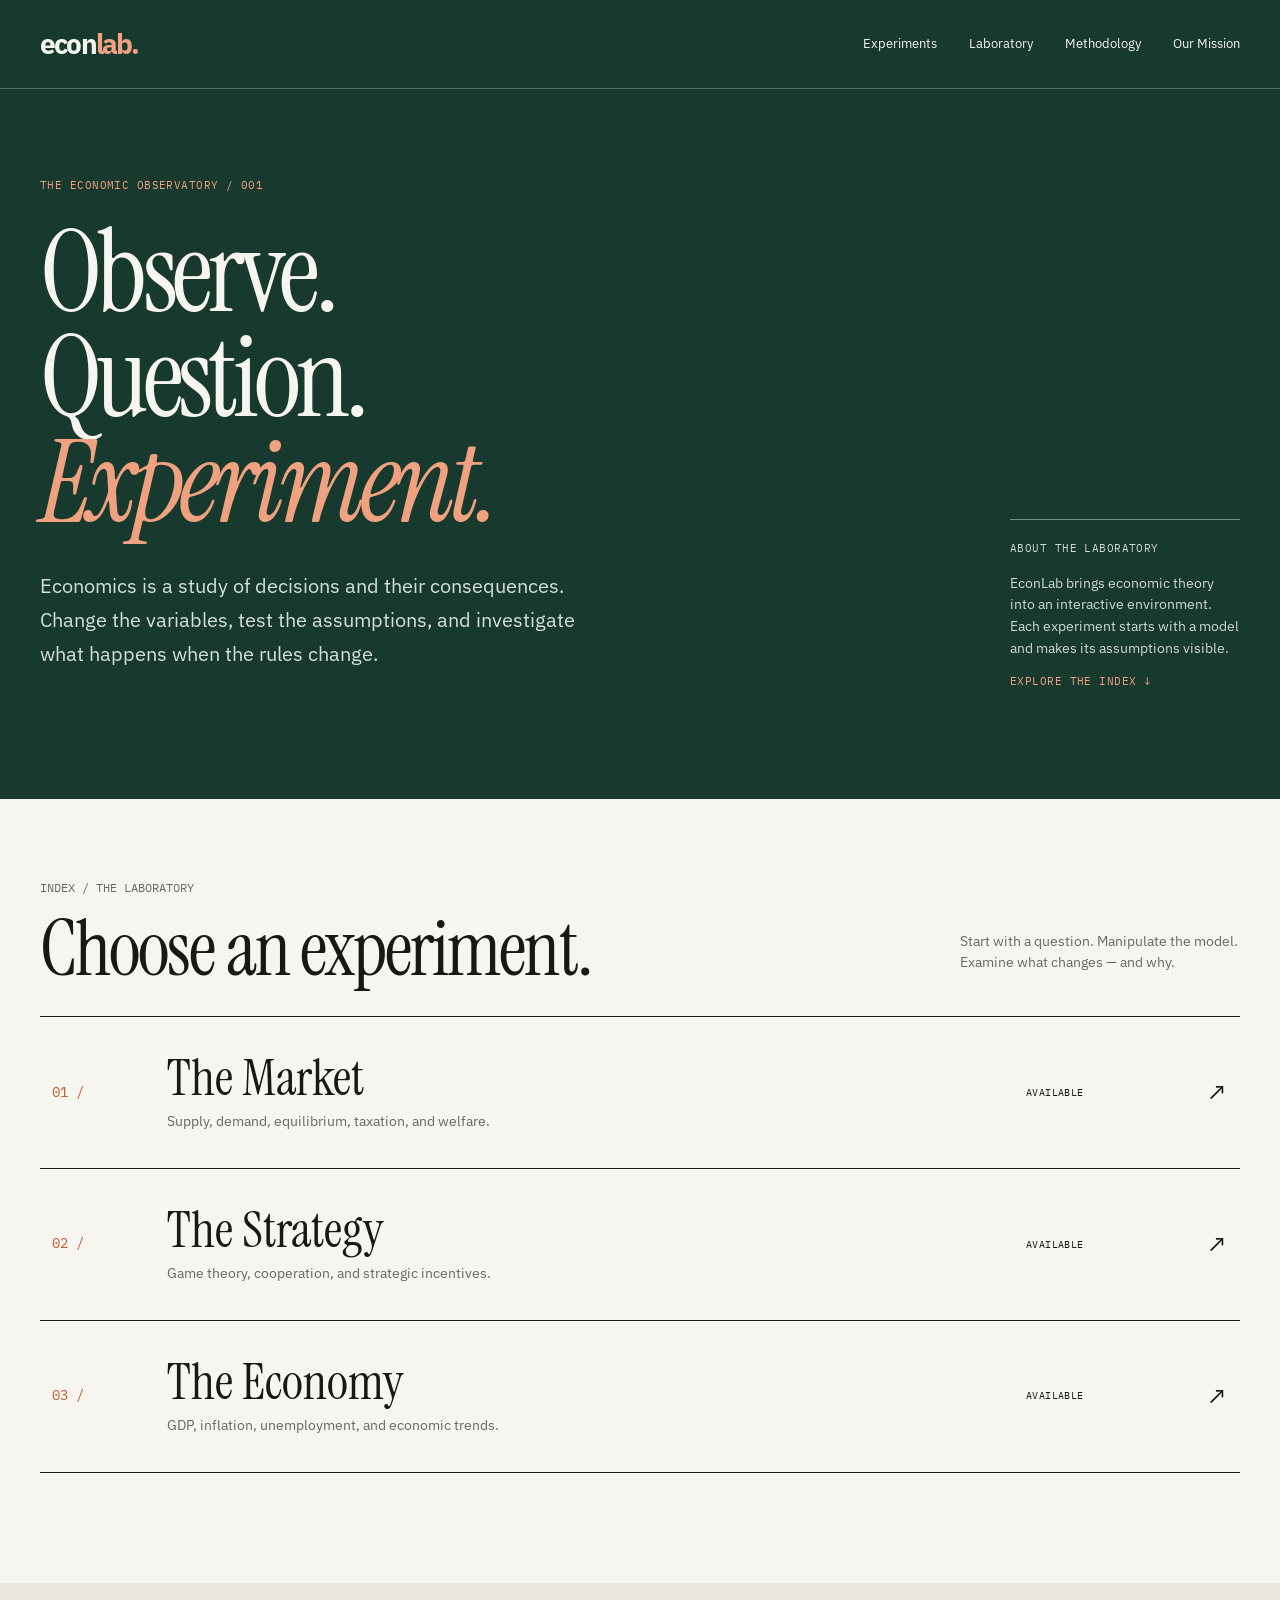
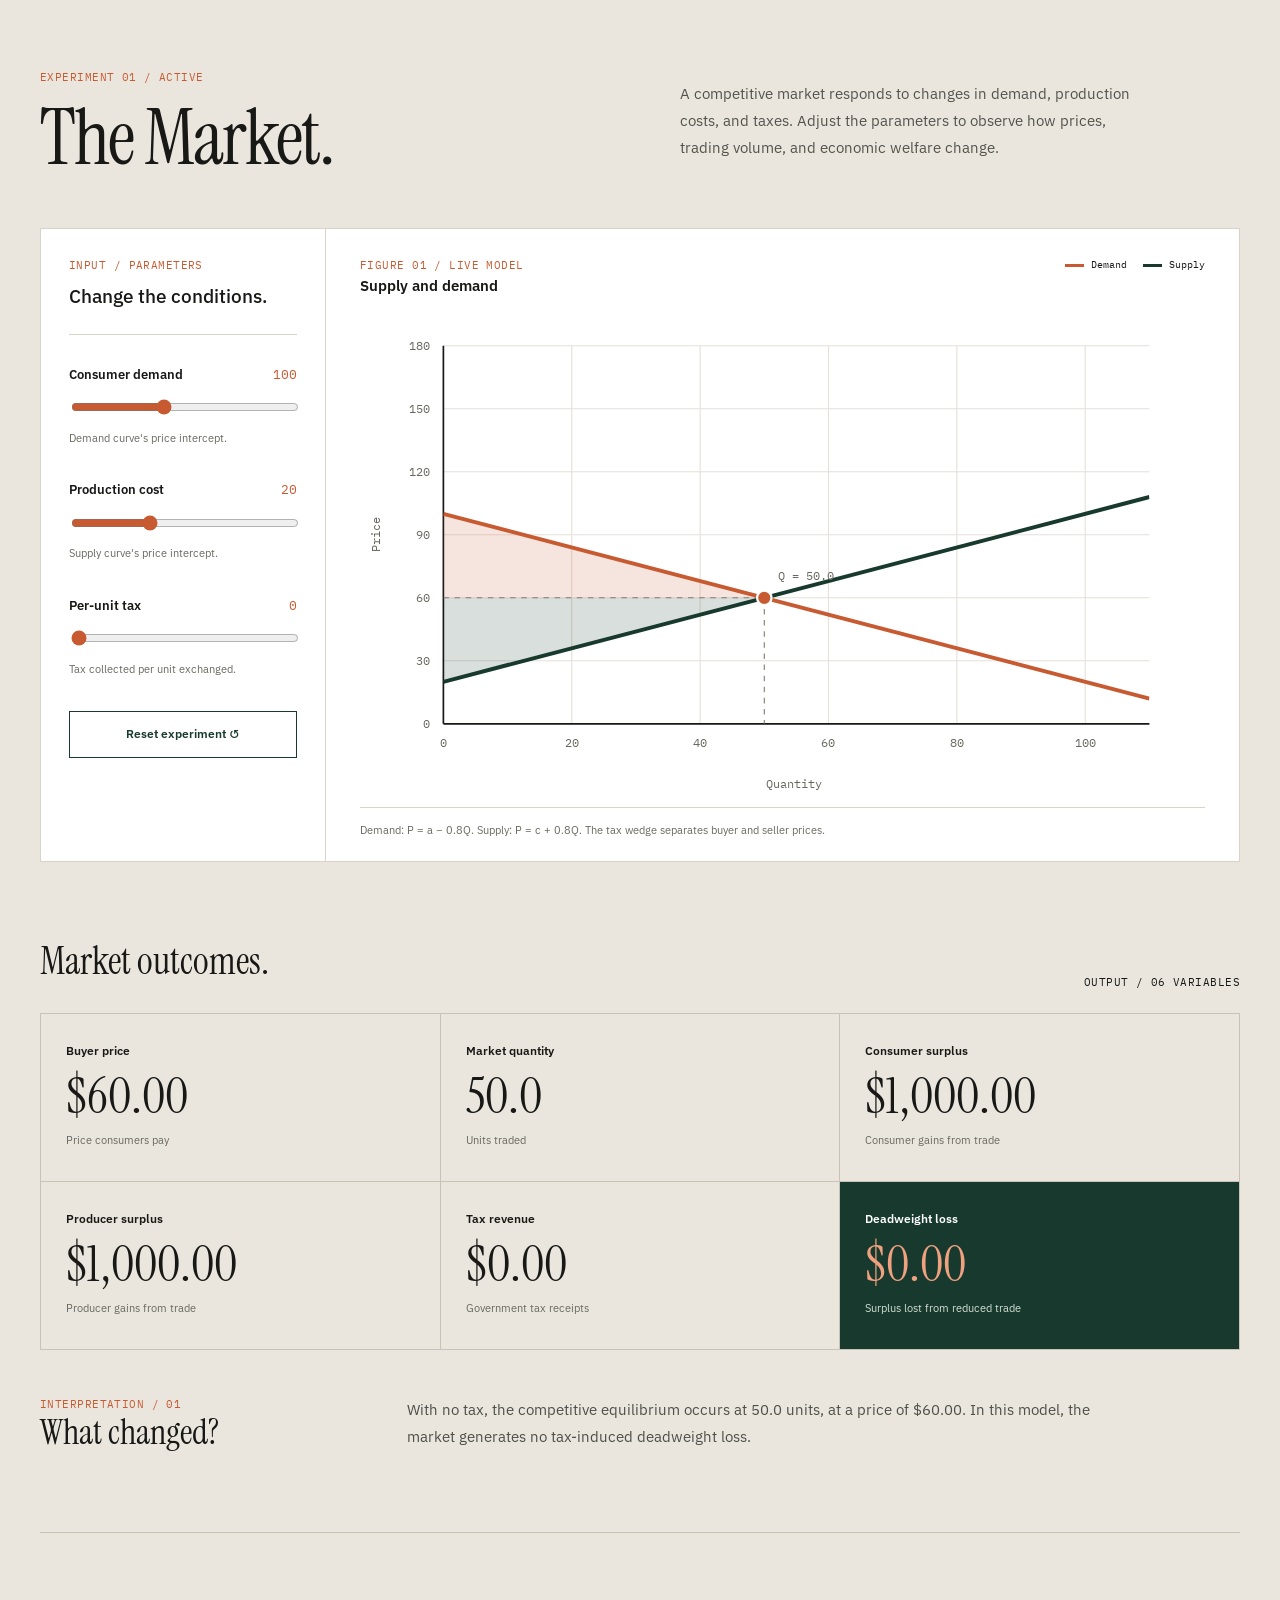
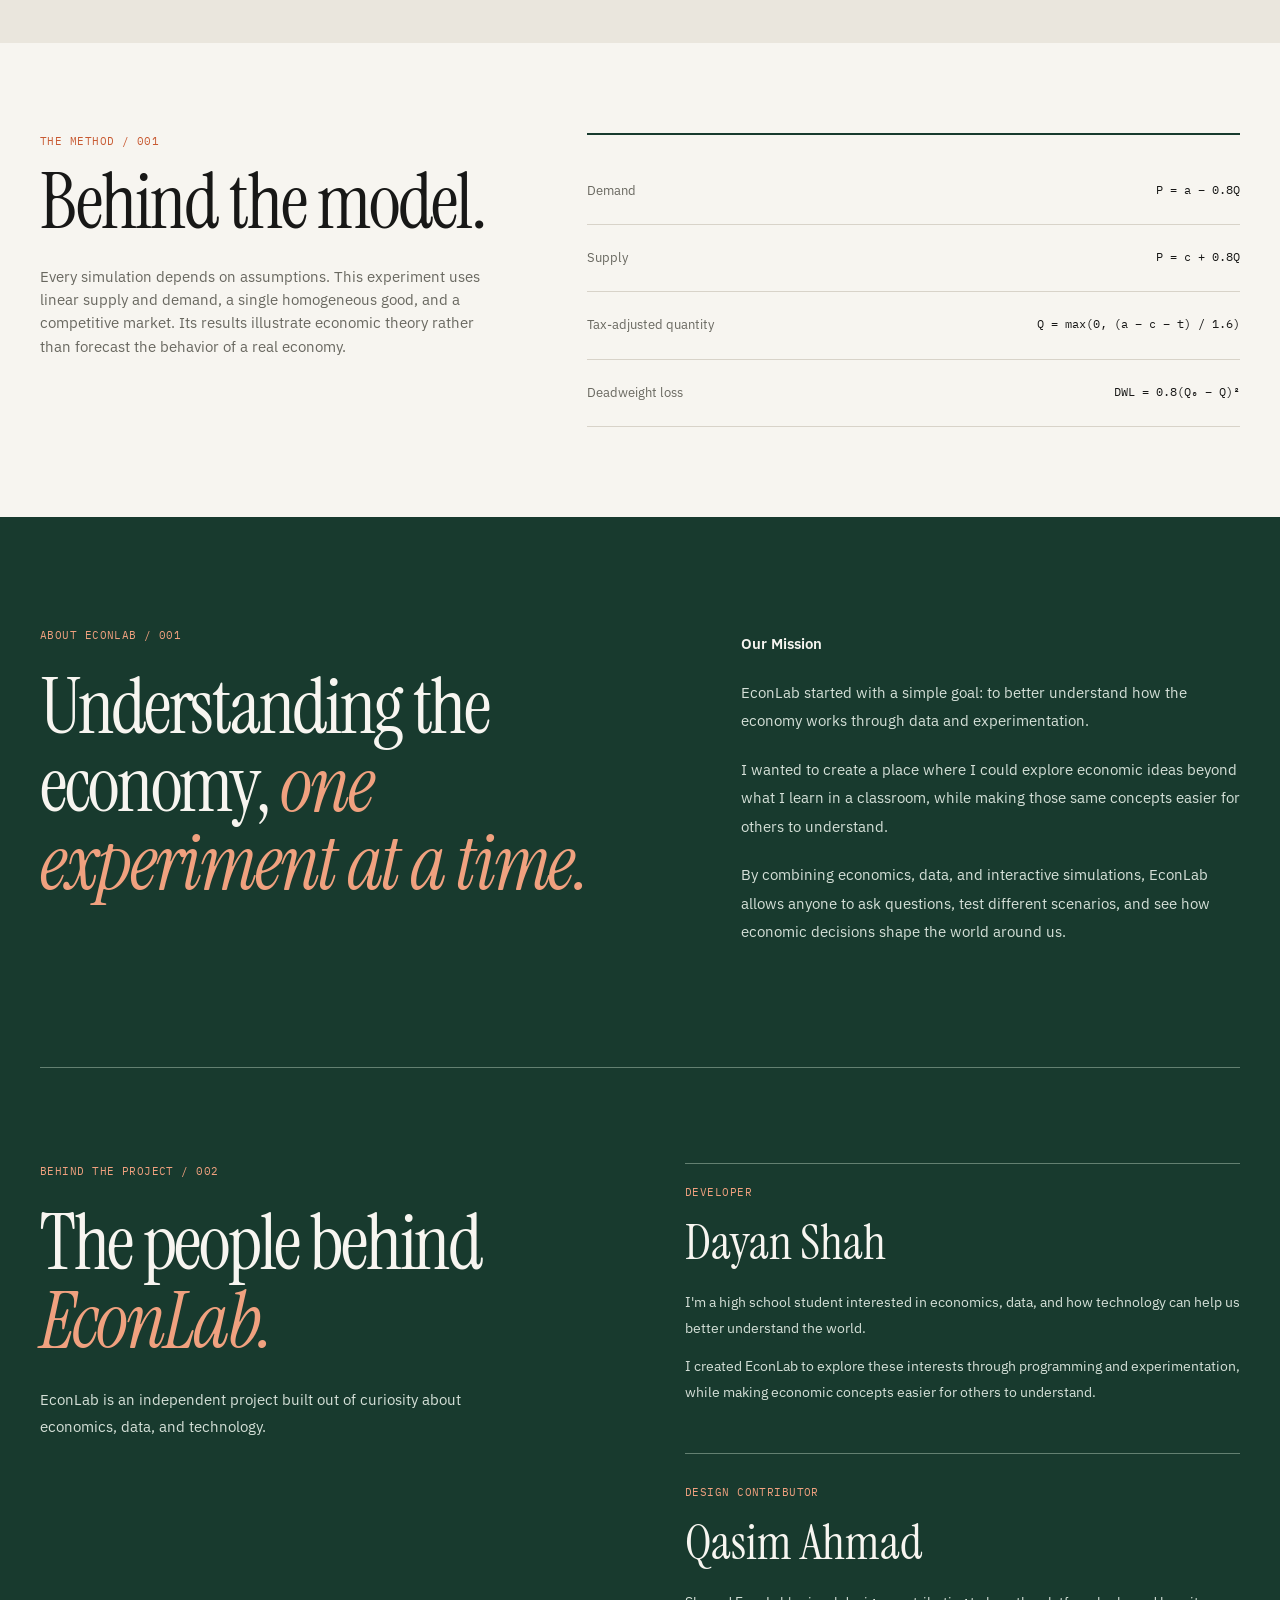
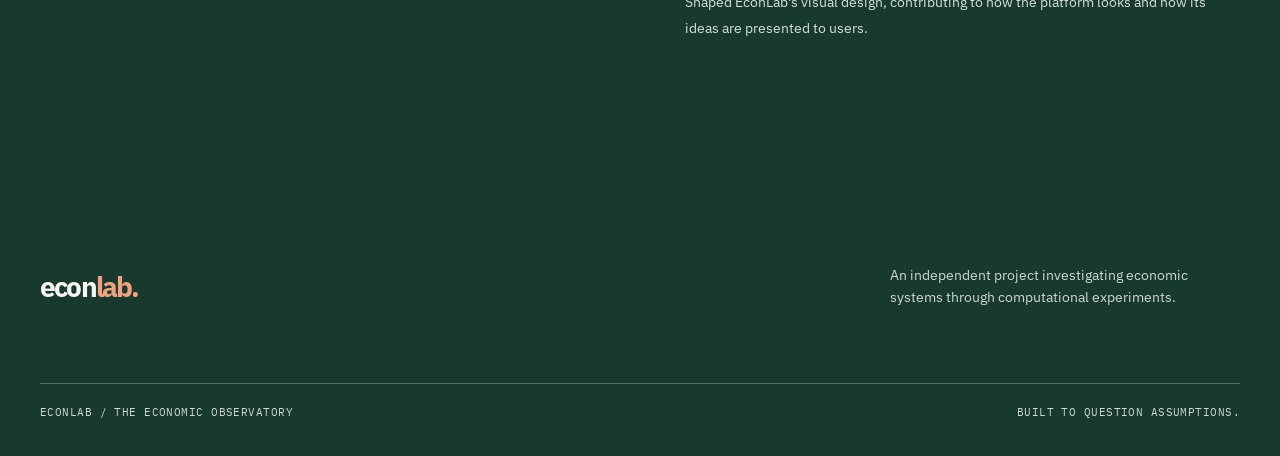
<file: index.html>
<!DOCTYPE html>
<html lang="en">
<head>
  <meta charset="UTF-8">
  <meta name="viewport" content="width=device-width, initial-scale=1">
  <meta name="theme-color" content="#183A2E">
  <title>EconLab — The Economic Observatory</title>
  <meta name="description" content="An interactive laboratory for exploring markets, incentives, and economic decisions.">

  <link rel="preconnect" href="https://fonts.googleapis.com">
  <link rel="preconnect" href="https://fonts.gstatic.com" crossorigin>
  <link href="https://fonts.googleapis.com/css2?family=IBM+Plex+Mono:wght@400;500;600&family=IBM+Plex+Sans:wght@400;500;600;700&family=Instrument+Serif:ital@0;1&display=swap" rel="stylesheet">

  <link rel="stylesheet" href="style.css">
</head>

<body>

  <header class="site-header">
    <div class="wrap header-inner">
      <a class="wordmark" href="#top" aria-label="EconLab home">
        econ<span>lab.</span>
      </a>

      <nav class="site-nav" aria-label="Primary navigation">
        <a href="#experiments">Experiments</a>
        <a href="#market">Laboratory</a>
        <a href="#methodology">Methodology</a>
        <a href="#mission">Our Mission</a>
      </nav>
    </div>
  </header>

  <main id="top">

    <!-- OPENING -->

    <section class="opening" aria-labelledby="mainTitle">
      <div class="wrap opening-grid">
        <div>
          <div class="mono" style="color:#F0A17F">
            The Economic Observatory / 001
          </div>

          <h1 id="mainTitle">
            Observe.<br>
            Question.<br>
            <em>Experiment.</em>
          </h1>

          <p class="opening-description">
            Economics is a study of decisions and their consequences.
            Change the variables, test the assumptions, and investigate
            what happens when the rules change.
          </p>
        </div>

        <aside class="opening-aside">
          <div class="mono">About the laboratory</div>
          <p>
            EconLab brings economic theory into an interactive
            environment. Each experiment starts with a model
            and makes its assumptions visible.
          </p>
          <div class="mono" style="color:#F0A17F">
            Explore the index ↓
          </div>
        </aside>
      </div>
    </section>

    <!-- EXPERIMENT LIBRARY -->

    <section class="library wrap" id="experiments"
             aria-labelledby="libraryTitle">
      <div class="library-heading">
        <div>
          <div class="section-number">INDEX / THE LABORATORY</div>
          <h2 id="libraryTitle">Choose an experiment.</h2>
        </div>

        <p class="heading-aside">
          Start with a question. Manipulate the model.
          Examine what changes — and why.
        </p>
      </div>

      <a class="experiment" href="#market">
        <span class="experiment-number">01 /</span>

        <div>
          <div class="experiment-title">The Market</div>
          <p class="experiment-description">
            Supply, demand, equilibrium, taxation, and welfare.
          </p>
        </div>

        <span class="experiment-status">Available</span>
        <span class="experiment-arrow" aria-hidden="true">↗</span>
      </a>

     
      <a class="experiment" href="game.html">
        <span class="experiment-number">02 /</span>

    <div>
         <div class="experiment-title">The Strategy</div>
         <p class="experiment-description">
        Game theory, cooperation, and strategic incentives.
         </p>
  </div>

  <span class="experiment-status">Available</span>
  <span class="experiment-arrow" aria-hidden="true">↗</span>
</a>


      
<a class="experiment" href="economy.html">
  <span class="experiment-number">03 /</span>

  <div>
    <div class="experiment-title">The Economy</div>
    <p class="experiment-description">
      GDP, inflation, unemployment, and economic trends.
    </p>
  </div>

  <span class="experiment-status">Available</span>
  <span class="experiment-arrow" aria-hidden="true">↗</span>
</a>
    </section>

    <!-- MARKET LAB -->

    <section class="lab" id="market" aria-labelledby="marketTitle">
      <div class="wrap">

        <div class="lab-top">
          <div>
            <div class="mono eyebrow">EXPERIMENT 01 / ACTIVE</div>
            <h2 id="marketTitle">The Market.</h2>
          </div>

          <p>
            A competitive market responds to changes in demand,
            production costs, and taxes. Adjust the parameters
            to observe how prices, trading volume, and
            economic welfare change.
          </p>
        </div>

        <div class="workspace">

          <!-- PARAMETER CONTROLS -->

          <aside class="controls" aria-label="Simulation parameters">
            <div class="controls-header">
              <div class="mono eyebrow">INPUT / PARAMETERS</div>
              <h3>Change the conditions.</h3>
            </div>

            <div class="control">
              <div class="control-header">
                <label for="demandSlider">Consumer demand</label>
                <output id="demandValue" for="demandSlider">100</output>
              </div>

              <input id="demandSlider" type="range"
                     min="60" max="160" step="5" value="100">

              <p class="control-description">
                Demand curve's price intercept.
              </p>
            </div>

            <div class="control">
              <div class="control-header">
                <label for="costSlider">Production cost</label>
                <output id="costValue" for="costSlider">20</output>
              </div>

              <input id="costSlider" type="range"
                     min="0" max="60" step="5" value="20">

              <p class="control-description">
                Supply curve's price intercept.
              </p>
            </div>

            <div class="control">
              <div class="control-header">
                <label for="taxSlider">Per-unit tax</label>
                <output id="taxValue" for="taxSlider">0</output>
              </div>

              <input id="taxSlider" type="range"
                     min="0" max="40" step="5" value="0">

              <p class="control-description">
                Tax collected per unit exchanged.
              </p>
            </div>

            <button class="reset" id="resetButton" type="button">
              Reset experiment ↺
            </button>
          </aside>

          <!-- LIVE GRAPH -->

          <div class="plot">
            <div class="plot-top">
              <div>
                <div class="mono eyebrow">FIGURE 01 / LIVE MODEL</div>
                <h3 class="plot-title">Supply and demand</h3>
              </div>

              <div class="legend" aria-label="Graph legend">
                <span><i></i> Demand</span>
                <span><i class="supply"></i> Supply</span>
              </div>
            </div>

            <svg id="marketGraph"
                 viewBox="0 0 760 440"
                 role="img"
                 aria-label="Supply and demand curves with equilibrium and tax wedge">

              <defs>
                <clipPath id="chartClip">
                  <rect x="75" y="25" width="635" height="340"></rect>
                </clipPath>
              </defs>

              <g id="chartGrid"></g>

              <line x1="75" y1="365" x2="710" y2="365"
                    stroke="#181817" stroke-width="1.5"/>
              <line x1="75" y1="25" x2="75" y2="365"
                    stroke="#181817" stroke-width="1.5"/>

              <text x="390" y="423" text-anchor="middle">Quantity</text>
              <text x="18" y="195" text-anchor="middle"
                    transform="rotate(-90 18 195)">Price</text>

              <g clip-path="url(#chartClip)">

                <!-- Economic welfare shading -->

                <polygon
                 id="consumerArea"
                 fill="#C85A32"
                 fill-opacity="0.16"
                stroke="none"
                />

                <polygon
                id="producerArea"
                fill="#183A2E"
                fill-opacity="0.16"
                stroke="none"
                />

                <polygon
                id="deadweightArea"
                fill="#D5A52A"
                fill-opacity="0.55"
                stroke="none"
                />

                <line id="demandLine"
                      stroke="#C85A32" stroke-width="3.5"/>

                <line id="supplyLine"
                      stroke="#183A2E" stroke-width="3.5"/>

                <line id="verticalGuide"
                      stroke="#807D75" stroke-dasharray="5 5"/>

                <line id="horizontalGuide"
                      stroke="#807D75" stroke-dasharray="5 5"/>

                <line id="taxWedge"
                      stroke="#C85A32" stroke-width="5"/>

                <circle id="buyerPoint" r="6.5"
                        fill="#C85A32" stroke="white"
                        stroke-width="2"/>

                <circle id="sellerPoint" r="6.5"
                        fill="#183A2E" stroke="white"
                        stroke-width="2"/>
              </g>

              <text id="equilibriumLabel"></text>
              <text id="taxGraphLabel"></text>
            </svg>

            <p class="plot-note">
              Demand: P = a − 0.8Q.
              Supply: P = c + 0.8Q.
              The tax wedge separates buyer and seller prices.
            </p>
          </div>
        </div>

        <!-- MARKET OUTCOMES -->

        <div class="outcomes-heading">
          <h3>Market outcomes.</h3>
          <span class="mono">OUTPUT / 06 VARIABLES</span>
        </div>

        <div class="results" aria-label="Calculated market results">

          <div class="result">
            <div class="result-label">Buyer price</div>
            <div class="result-value" id="priceResult">$60.00</div>
            <div class="result-description">Price consumers pay</div>
          </div>

          <div class="result">
            <div class="result-label">Market quantity</div>
            <div class="result-value" id="quantityResult">50.0</div>
            <div class="result-description">Units traded</div>
          </div>

          <div class="result">
            <div class="result-label">Consumer surplus</div>
            <div class="result-value" id="consumerResult">$1,000</div>
            <div class="result-description">Consumer gains from trade</div>
          </div>

          <div class="result">
            <div class="result-label">Producer surplus</div>
            <div class="result-value" id="producerResult">$1,000</div>
            <div class="result-description">Producer gains from trade</div>
          </div>

          <div class="result">
            <div class="result-label">Tax revenue</div>
            <div class="result-value" id="taxRevenueResult">$0</div>
            <div class="result-description">Government tax receipts</div>
          </div>

          <div class="result important">
            <div class="result-label">Deadweight loss</div>
            <div class="result-value" id="deadweightLossResult">$0</div>
            <div class="result-description">Surplus lost from reduced trade</div>
          </div>
        </div>

        <!-- EXPLANATION -->

        <div class="interpretation">
          <div>
            <div class="mono eyebrow">INTERPRETATION / 01</div>
            <h3>What changed?</h3>
          </div>

          <p id="analysisText" aria-live="polite">
            Without a tax, this market reaches its competitive equilibrium.
          </p>
        </div>

      </div>
    </section>

    <!-- METHODOLOGY -->

    <section class="method wrap" id="methodology"
             aria-labelledby="methodTitle">
      <div>
        <div class="mono eyebrow">THE METHOD / 001</div>
        <h2 id="methodTitle">Behind the model.</h2>

        <p>
          Every simulation depends on assumptions.
          This experiment uses linear supply and demand,
          a single homogeneous good, and a competitive market.
          Its results illustrate economic theory rather
          than forecast the behavior of a real economy.
        </p>
      </div>

      <div class="equations">
        <div class="equation">
          <span>Demand</span>
          <code>P = a − 0.8Q</code>
        </div>

        <div class="equation">
          <span>Supply</span>
          <code>P = c + 0.8Q</code>
        </div>

        <div class="equation">
          <span>Tax-adjusted quantity</span>
          <code>Q = max(0, (a − c − t) / 1.6)</code>
        </div>

        <div class="equation">
          <span>Deadweight loss</span>
          <code>DWL = 0.8(Q₀ − Q)²</code>
        </div>
      </div>
    </section>

<!-- MISSION AND CREATOR SECTION -->

<section class="mission-section" id="mission">
  <div class="wrap">

    <div class="mission-layout">

      <div class="mission-heading">
        <p class="mono mission-eyebrow">
          ABOUT ECONLAB / 001
        </p>

        <h2>
          Understanding the economy,
          <em>one experiment at a time.</em>
        </h2>
      </div>

      <div class="mission-description">
        <h3>Our Mission</h3>

        <p>
          EconLab started with a simple goal: to better
          understand how the economy works through data
          and experimentation.
        </p>

        <p>
          I wanted to create a place where I could explore
          economic ideas beyond what I learn in a classroom,
          while making those same concepts easier for others
          to understand.
        </p>

        <p>
          By combining economics, data, and interactive
          simulations, EconLab allows anyone to ask
          questions, test different scenarios, and see
          how economic decisions shape the world around us.
        </p>
      </div>

    </div>

   
<!-- BEHIND ECONLAB -->

<div class="creator-layout">

  <div class="creator-heading">
    <p class="mono mission-eyebrow">
      BEHIND THE PROJECT / 002
    </p>

    <h2>The people behind <em>EconLab.</em></h2>

    <p class="creator-intro">
      EconLab is an independent project built out of
      curiosity about economics, data, and technology.
    </p>
  </div>

  <div class="creator-team">

    <!-- FOUNDER -->

    <div class="team-member">
      <p class="mono team-role">
        DEVELOPER
      </p>

      <h3>Dayan Shah</h3>

      <p>
        I'm a high school student interested in economics,
        data, and how technology can help us better
        understand the world.
      </p>

      <p>
        I created EconLab to explore these interests through
        programming and experimentation, while making
        economic concepts easier for others to understand.
      </p>
    </div>

    <!-- DESIGN CONTRIBUTOR -->

    <div class="team-member">
      <p class="mono team-role">
        DESIGN CONTRIBUTOR
      </p>

      <h3>Qasim Ahmad</h3>

      <p>
        Shaped EconLab's visual design, contributing
        to how the platform looks and how its ideas are
        presented to users.
      </p>
    </div>

  </div>

</div>


  </div>
</section>

  </main>

  <footer class="site-footer">
    <div class="wrap">
      <div class="footer-main">
        <div class="wordmark">econ<span>lab.</span></div>
        <p>
          An independent project investigating economic systems
          through computational experiments.
        </p>
      </div>

      <div class="footer-bottom mono">
        <span>ECONLAB / THE ECONOMIC OBSERVATORY</span>
        <span>Built to question assumptions.</span>
      </div>
    </div>
  </footer>
  <script src="script.js" defer></script>
</body>
</html>
</file>
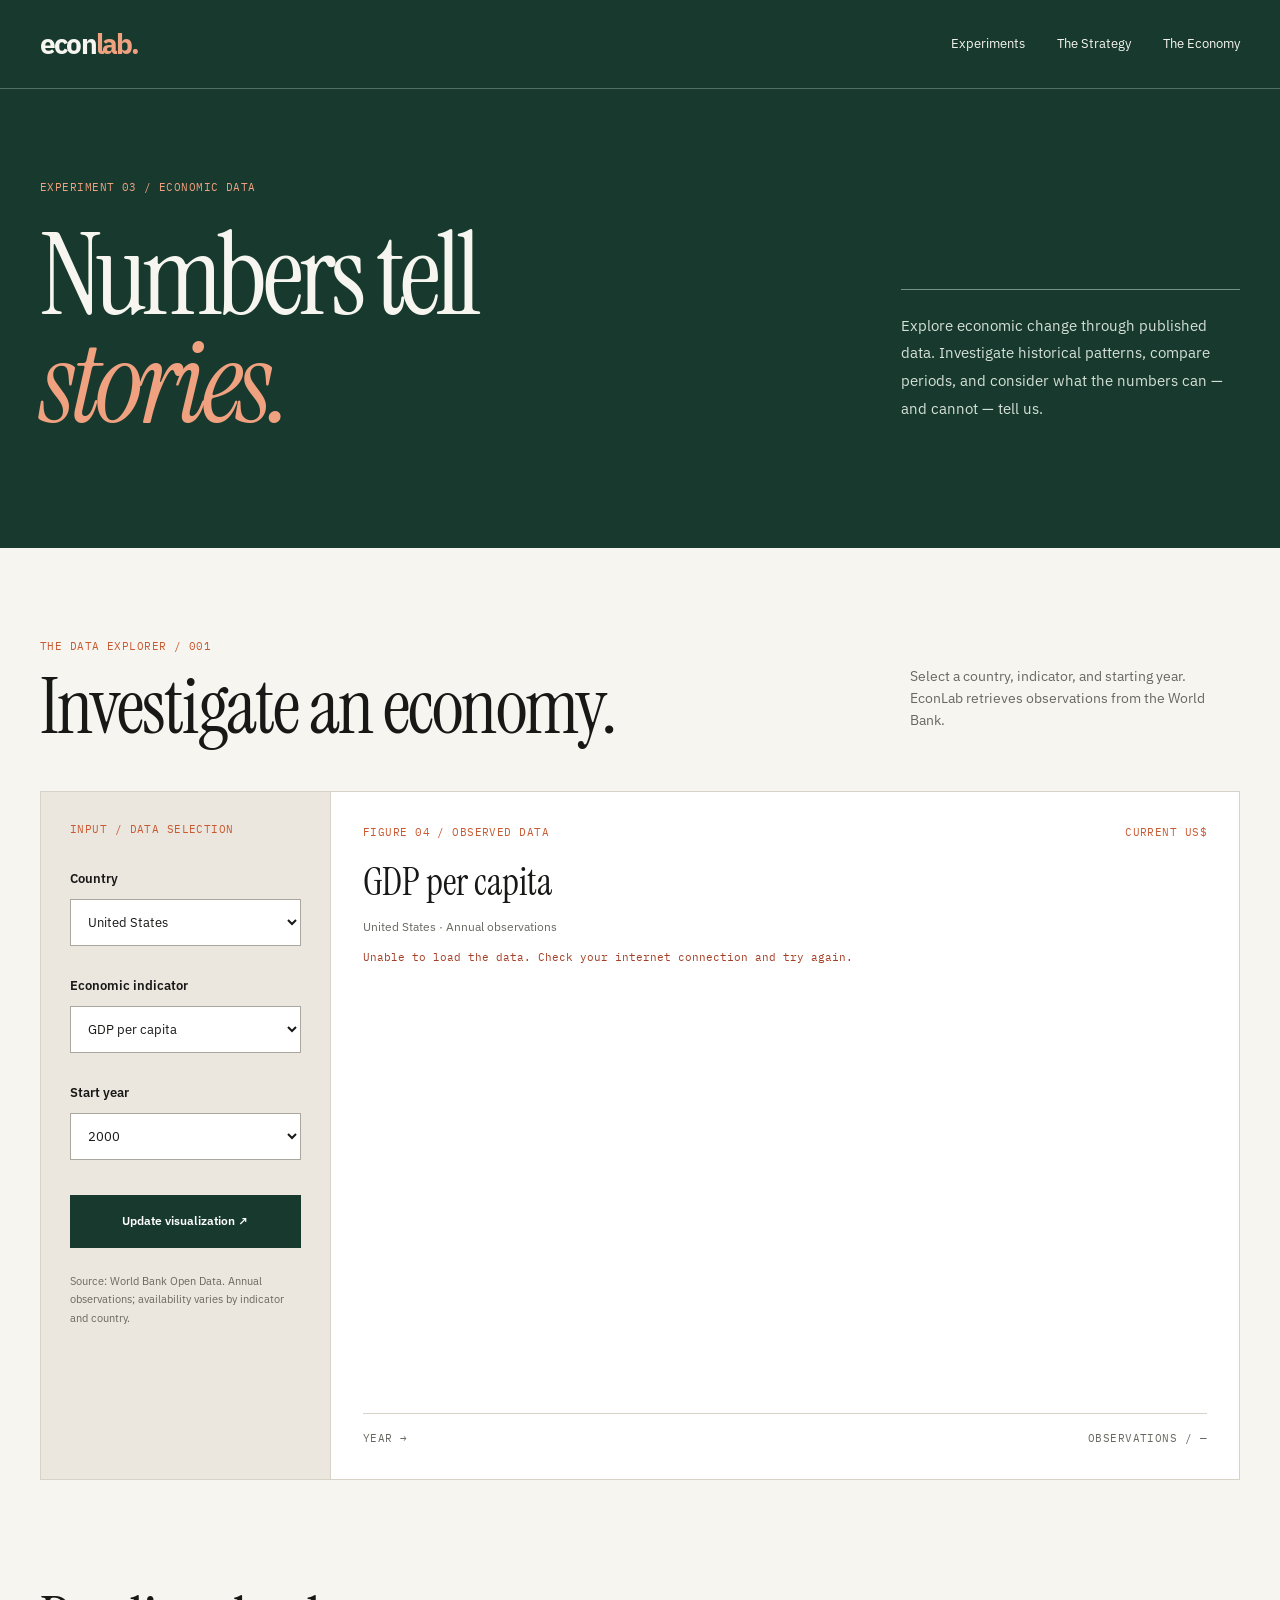
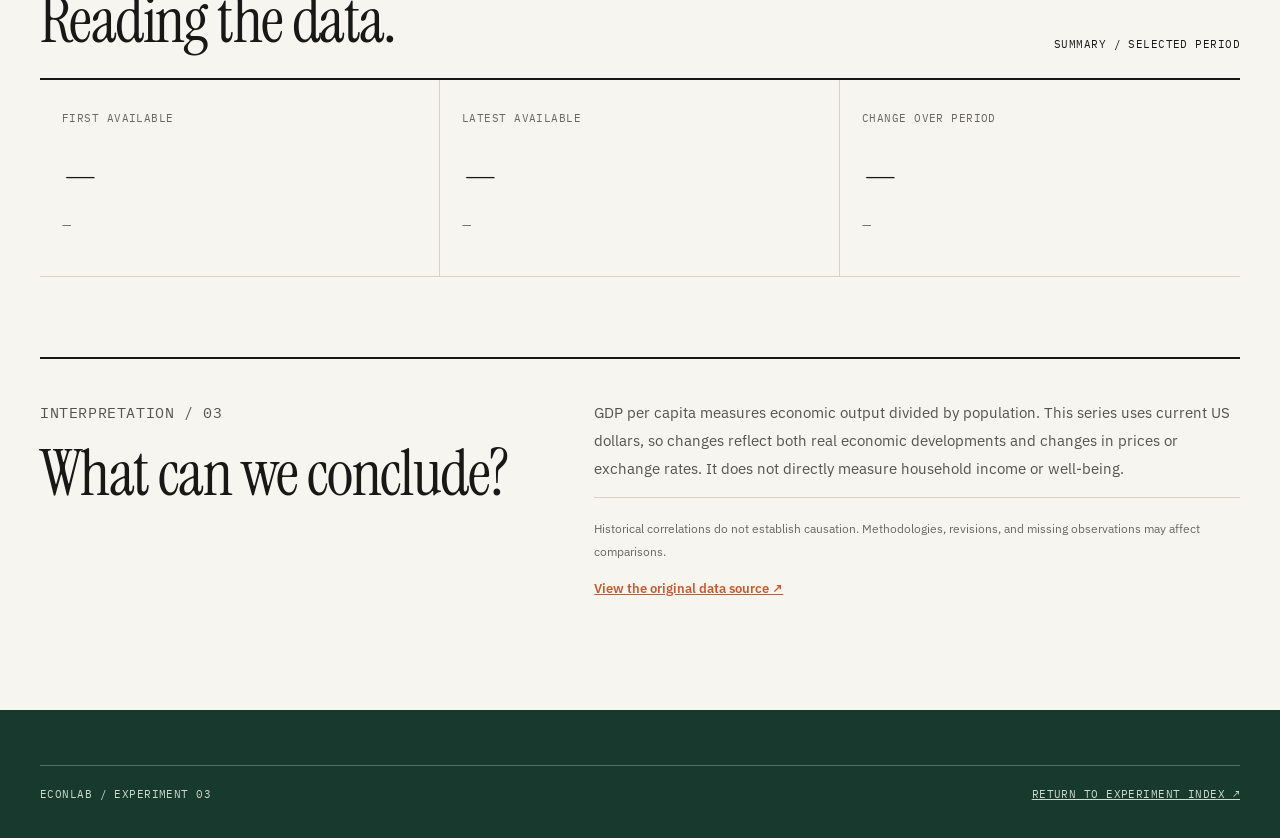
<file: economy.html>
<!DOCTYPE html>
<html lang="en">
<head>
  <meta charset="UTF-8">
  <meta name="viewport" content="width=device-width, initial-scale=1">
  <meta name="theme-color" content="#183A2E">
  <title>The Economy — EconLab</title>

  <link rel="preconnect" href="https://fonts.googleapis.com">
  <link rel="preconnect" href="https://fonts.gstatic.com" crossorigin>
  <link href="https://fonts.googleapis.com/css2?family=IBM+Plex+Mono:wght@400;500;600&family=IBM+Plex+Sans:wght@400;500;600;700&family=Instrument+Serif:ital@0;1&display=swap" rel="stylesheet">

  <link rel="stylesheet" href="style.css">
  <link rel="stylesheet" href="economy.css">
  <script src="economy.js" defer></script>
</head>

<body>
  <header class="site-header">
    <div class="wrap header-inner">
      <a class="wordmark" href="index.html">
        econ<span>lab.</span>
      </a>

      <nav class="site-nav" aria-label="Main navigation">
        <a href="index.html#experiments">Experiments</a>
        <a href="game.html">The Strategy</a>
        <a href="#explorer">The Economy</a>
      </nav>
    </div>
  </header>

  <main>
    <section class="economy-hero">
      <div class="wrap economy-hero-layout">
        <div>
          <p class="mono economy-kicker">
            EXPERIMENT 03 / ECONOMIC DATA
          </p>

          <h1>
            Numbers tell<br>
            <em>stories.</em>
          </h1>
        </div>

        <p class="economy-hero-description">
          Explore economic change through published data.
          Investigate historical patterns, compare periods,
          and consider what the numbers can — and cannot —
          tell us.
        </p>
      </div>
    </section>

    <section class="economy-lab wrap" id="explorer"
             aria-labelledby="explorerTitle">

      <div class="economy-heading">
        <div>
          <p class="mono eyebrow">THE DATA EXPLORER / 001</p>
          <h2 id="explorerTitle">Investigate an economy.</h2>
        </div>

        <p>
          Select a country, indicator, and starting year.
          EconLab retrieves observations from the World Bank.
        </p>
      </div>

      <div class="economy-workspace">
        <aside class="economy-controls"
               aria-label="Data explorer settings">

          <div class="mono eyebrow">INPUT / DATA SELECTION</div>

          <div class="economy-field">
            <label for="countrySelect">Country</label>
            <select id="countrySelect">
              <option value="USA">United States</option>
              <option value="CAN">Canada</option>
              <option value="GBR">United Kingdom</option>
              <option value="IND">India</option>
              <option value="BRA">Brazil</option>
            </select>
          </div>

          <div class="economy-field">
            <label for="indicatorSelect">
              Economic indicator
            </label>
            <select id="indicatorSelect">
              <option value="NY.GDP.PCAP.CD">
                GDP per capita
              </option>
              <option value="FP.CPI.TOTL.ZG">
                Inflation
              </option>
              <option value="SL.UEM.TOTL.ZS">
                Unemployment
              </option>
            </select>
          </div>

          <div class="economy-field">
            <label for="startYearSelect">
              Start year
            </label>
            <select id="startYearSelect">
              <option value="2000">2000</option>
              <option value="2005">2005</option>
              <option value="2010">2010</option>
              <option value="2015">2015</option>
              <option value="2020">2020</option>
            </select>
          </div>

          <button id="loadDataButton"
                  class="economy-button"
                  type="button">
            Update visualization ↗
          </button>

          <p class="economy-source-note">
            Source: World Bank Open Data.
            Annual observations; availability varies
            by indicator and country.
          </p>
        </aside>

        <section class="economy-visual"
                 aria-labelledby="chartTitle">

          <div class="economy-chart-top">
            <div>
              <p class="mono eyebrow">FIGURE 04 / OBSERVED DATA</p>
              <h3 id="chartTitle">GDP per capita</h3>
              <p id="chartSubtitle">
                United States · Annual observations
              </p>
            </div>
            <span class="mono" id="chartUnit">CURRENT US$</span>
          </div>

          <div id="dataStatus" class="data-status"
               role="status" aria-live="polite">
            Loading published data...
          </div>

          <svg id="economyChart"
               viewBox="0 0 760 400"
               role="img"
               aria-label="Historical economic indicator line chart">
          </svg>

          <div class="economy-chart-bottom">
            <span class="mono">YEAR →</span>
            <span class="mono" id="observationCount">
              OBSERVATIONS / —
            </span>
          </div>
        </section>
      </div>

      <section class="economy-results"
               aria-labelledby="resultsTitle">
        <div class="economy-results-heading">
          <h2 id="resultsTitle">Reading the data.</h2>
          <span class="mono">SUMMARY / SELECTED PERIOD</span>
        </div>

        <div class="economy-result-grid">
          <div class="economy-result">
            <p class="mono">FIRST AVAILABLE</p>
            <div class="economy-result-value"
                 id="firstValue">—</div>
            <p id="firstYear">—</p>
          </div>

          <div class="economy-result">
            <p class="mono">LATEST AVAILABLE</p>
            <div class="economy-result-value"
                 id="latestValue">—</div>
            <p id="latestYear">—</p>
          </div>

          <div class="economy-result">
            <p class="mono">CHANGE OVER PERIOD</p>
            <div class="economy-result-value"
                 id="changeValue">—</div>
            <p id="changeDescription">—</p>
          </div>
        </div>
      </section>

      <section class="economy-interpretation"
               aria-labelledby="interpretTitle">
        <div>
          <p class="mono eyebrow">INTERPRETATION / 03</p>
          <h2 id="interpretTitle">What can we conclude?</h2>
        </div>

        <div>
          <p id="economyExplanation">
            Choose an indicator to explore its meaning
            and limitations.
          </p>

          <p class="economy-caution">
            Historical correlations do not establish causation.
            Methodologies, revisions, and missing observations
            may affect comparisons.
          </p>

          <a id="sourceLink"
             href="https://data.worldbank.org/"
             target="_blank"
             rel="noopener noreferrer">
            View the original data source ↗
          </a>
        </div>
      </section>
    </section>
  </main>

  <footer class="site-footer">
    <div class="wrap footer-bottom mono">
      <span>ECONLAB / EXPERIMENT 03</span>
      <a href="index.html#experiments">
        RETURN TO EXPERIMENT INDEX ↗
      </a>
    </div>
  </footer>
</body>
</html>
</file>
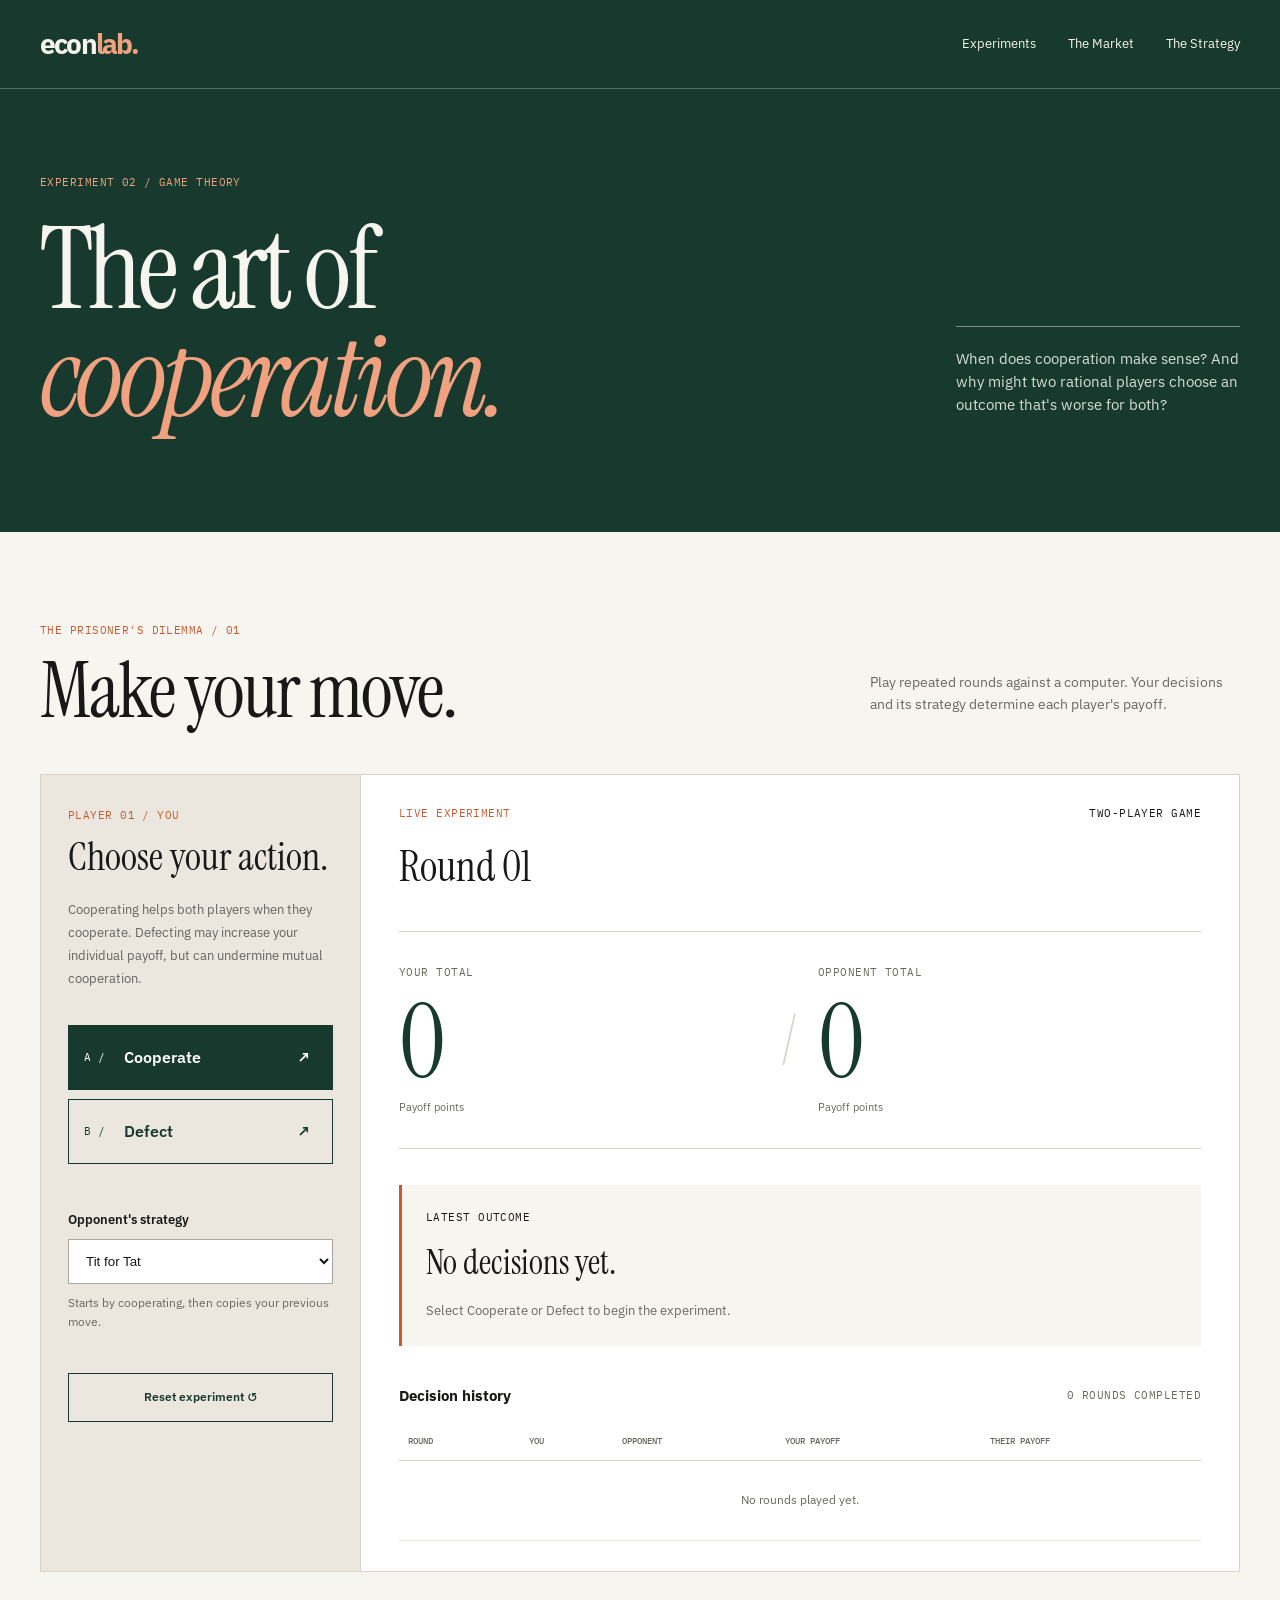
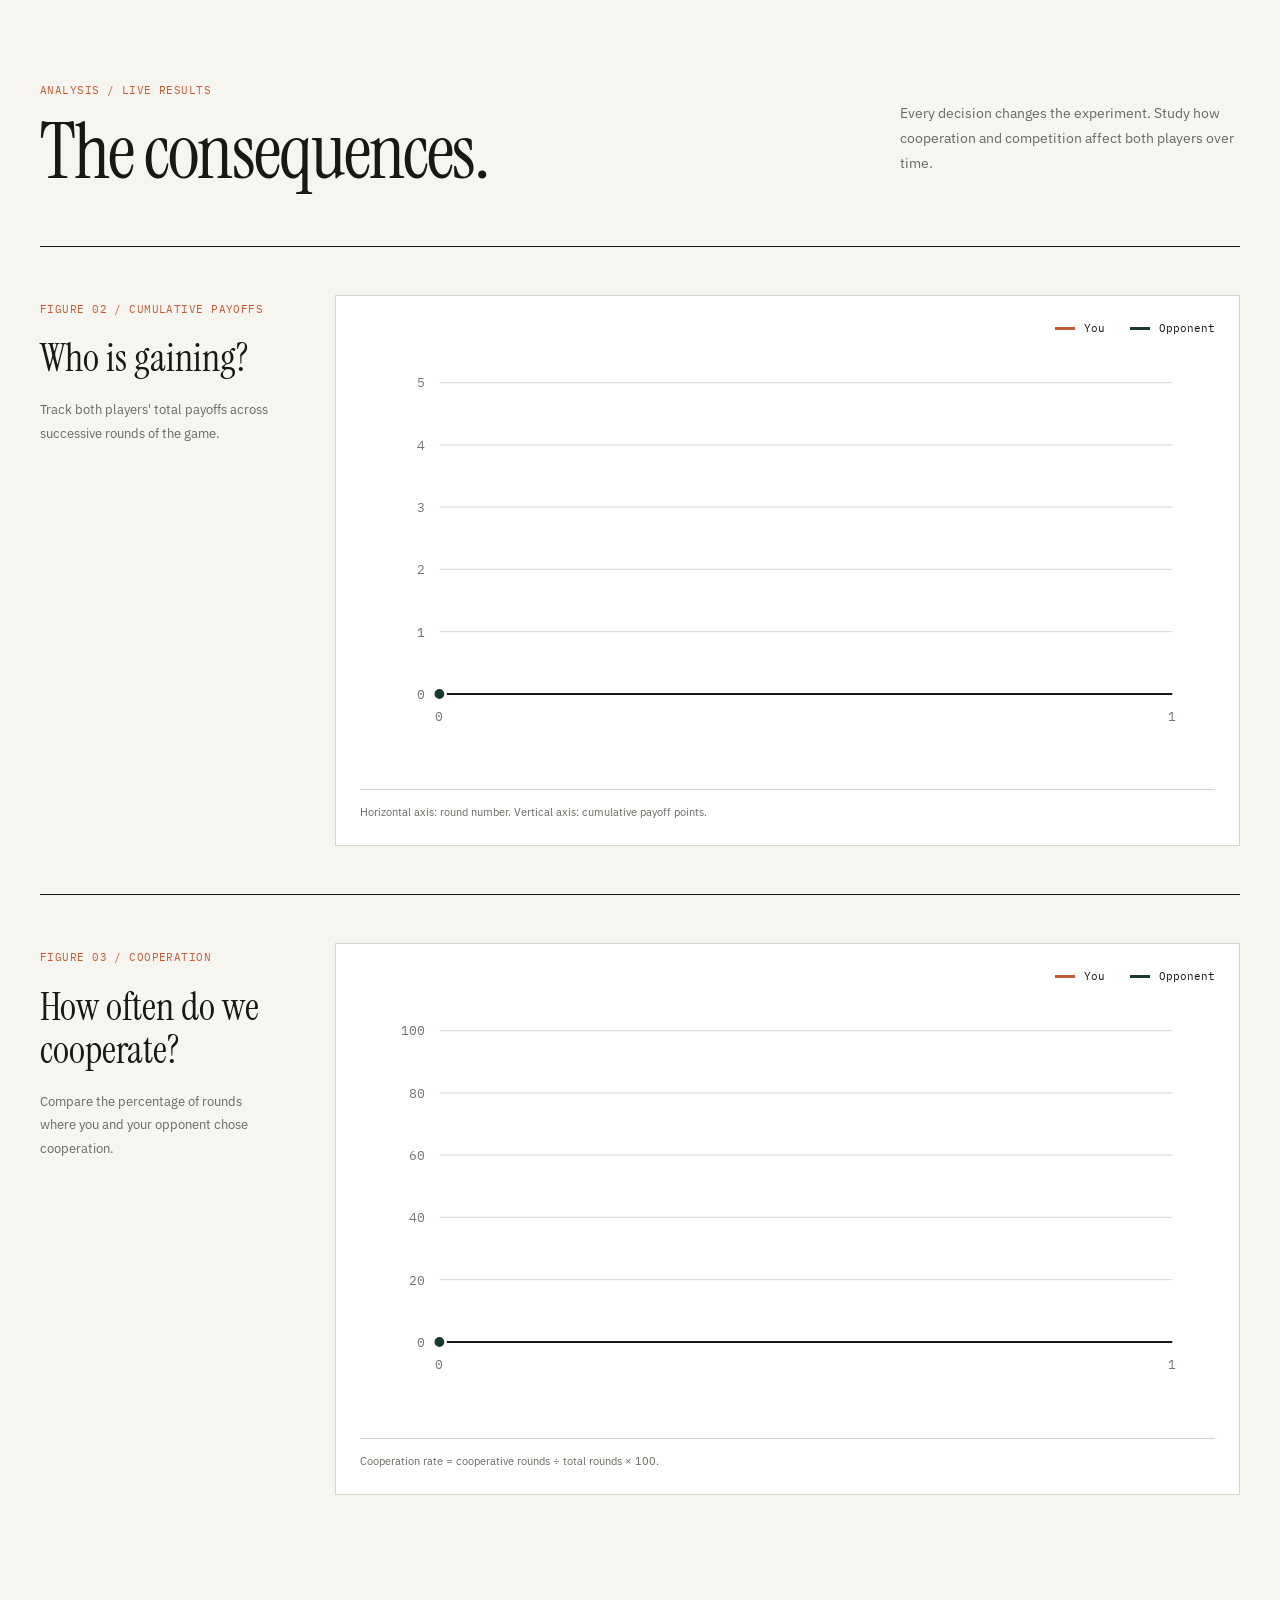
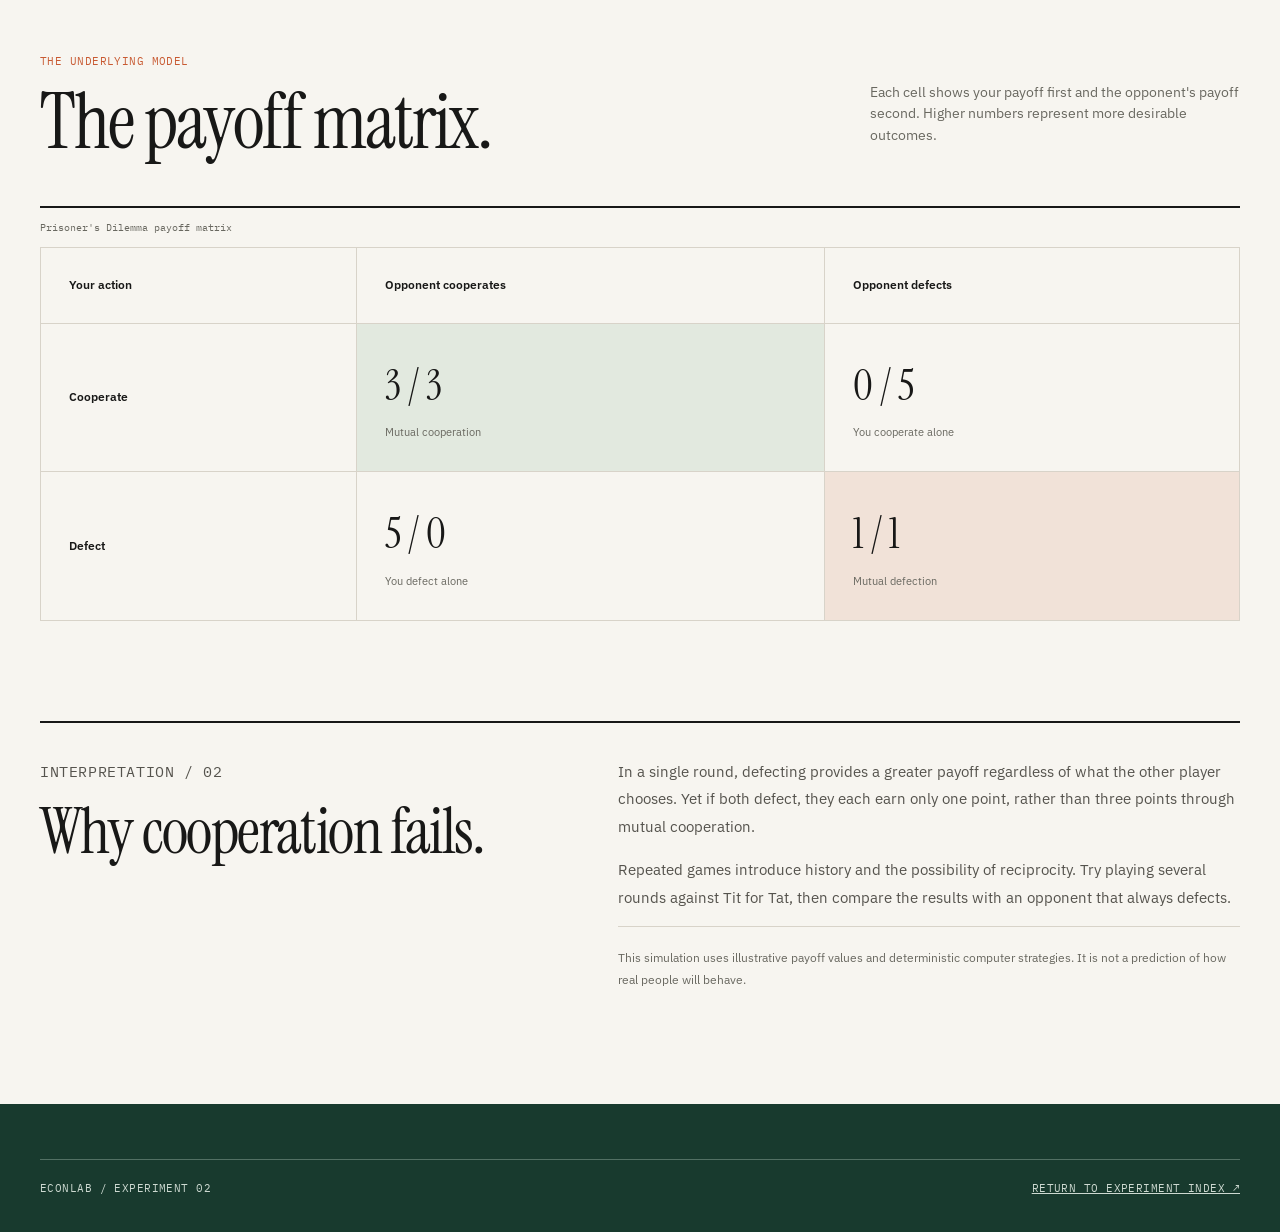
<file: game.html>
<!DOCTYPE html>
<html lang="en">
<head>
  <meta charset="UTF-8">
  <meta name="viewport" content="width=device-width, initial-scale=1">
  <title>The Strategy — EconLab</title>

  <link rel="preconnect" href="https://fonts.googleapis.com">
  <link rel="preconnect" href="https://fonts.gstatic.com" crossorigin>
  <link href="https://fonts.googleapis.com/css2?family=IBM+Plex+Mono:wght@400;500;600&family=IBM+Plex+Sans:wght@400;500;600;700&family=Instrument+Serif:ital@0;1&display=swap" rel="stylesheet">

  <link rel="stylesheet" href="style.css">
  <link rel="stylesheet" href="game.css">
  <script src="game.js" defer></script>
</head>

<body>
  <header class="site-header">
    <div class="wrap header-inner">
      <a class="wordmark" href="index.html">
        econ<span>lab.</span>
      </a>

      <nav class="site-nav" aria-label="Main navigation">
        <a href="index.html#experiments">Experiments</a>
        <a href="index.html#market">The Market</a>
        <a href="#game">The Strategy</a>
      </nav>
    </div>
  </header>

  <main>
    <section class="strategy-hero">
      <div class="wrap strategy-intro">
        <div>
          <p class="mono strategy-kicker">
            EXPERIMENT 02 / GAME THEORY
          </p>

          <h1>
            The art of<br>
            <em>cooperation.</em>
          </h1>
        </div>

        <div class="strategy-intro-note">
          <p>
            When does cooperation make sense?
            And why might two rational players
            choose an outcome that's worse for both?
          </p>
        </div>
      </div>
    </section>

    <section class="strategy-main wrap" id="game"
             aria-labelledby="gameTitle">

      <div class="strategy-section-heading">
        <div>
          <p class="mono eyebrow">THE PRISONER'S DILEMMA / 01</p>
          <h2 id="gameTitle">Make your move.</h2>
        </div>

        <p>
          Play repeated rounds against a computer.
          Your decisions and its strategy determine
          each player's payoff.
        </p>
      </div>

      <div class="strategy-workspace">

        <section class="decision-panel" aria-labelledby="decisionTitle">
          <p class="mono eyebrow">PLAYER 01 / YOU</p>
          <h3 id="decisionTitle">Choose your action.</h3>

          <p class="decision-description">
            Cooperating helps both players when they cooperate.
            Defecting may increase your individual payoff,
            but can undermine mutual cooperation.
          </p>

          <div class="choice-stack">
            <button id="cooperateButton"
                    class="choice-button cooperate"
                    type="button">
              <span class="choice-number">A /</span>
              <span>Cooperate</span>
              <span aria-hidden="true">↗</span>
            </button>

            <button id="defectButton"
                    class="choice-button defect"
                    type="button">
              <span class="choice-number">B /</span>
              <span>Defect</span>
              <span aria-hidden="true">↗</span>
            </button>
          </div>

          <label for="strategySelect" class="strategy-label">
            Opponent's strategy
          </label>

          <select id="strategySelect">
            <option value="tit-for-tat">Tit for Tat</option>
            <option value="always-cooperate">Always Cooperate</option>
            <option value="always-defect">Always Defect</option>
          </select>

          <p id="strategyDescription" class="strategy-description">
            Starts by cooperating, then copies your previous move.
          </p>

          <button id="resetGame" type="button" class="reset-game">
            Reset experiment ↺
          </button>
        </section>

        <section class="game-display" aria-labelledby="roundTitle">
          <div class="display-heading">
            <div>
              <p class="mono eyebrow">LIVE EXPERIMENT</p>
              <h3 id="roundTitle">Round <span id="roundNumber">01</span></h3>
            </div>

            <span class="mono">TWO-PLAYER GAME</span>
          </div>

          <div class="scoreboard">
            <div class="score-block">
              <p class="mono">YOUR TOTAL</p>
              <div id="playerScore" class="score-number">0</div>
              <p>Payoff points</p>
            </div>

            <div class="score-divider" aria-hidden="true">/</div>

            <div class="score-block">
              <p class="mono">OPPONENT TOTAL</p>
              <div id="opponentScore" class="score-number">0</div>
              <p>Payoff points</p>
            </div>
          </div>

          <div class="round-result" aria-live="polite">
            <p class="mono">LATEST OUTCOME</p>
            <h3 id="outcomeTitle">No decisions yet.</h3>
            <p id="outcomeExplanation">
              Select Cooperate or Defect to begin the experiment.
            </p>
          </div>

          <div class="history-heading">
            <h4>Decision history</h4>
            <span class="mono" id="roundCount">0 ROUNDS COMPLETED</span>
          </div>

          <div class="history-table-wrap">
            <table class="history-table">
              <thead>
                <tr>
                  <th scope="col">Round</th>
                  <th scope="col">You</th>
                  <th scope="col">Opponent</th>
                  <th scope="col">Your payoff</th>
                  <th scope="col">Their payoff</th>
                </tr>
              </thead>

              <tbody id="historyBody">
                <tr>
                  <td colspan="5" class="empty-history">
                    No rounds played yet.
                  </td>
                </tr>
              </tbody>
            </table>
          </div>
        </section>
      </div>
    
<!-- EXPERIMENT 02: STRATEGY ANALYSIS GRAPHS -->

<section class="strategy-graphs" aria-labelledby="graphsTitle">

  <div class="graphs-heading">
    <div>
      <p class="mono eyebrow">ANALYSIS / LIVE RESULTS</p>
      <h2 id="graphsTitle">The consequences.</h2>
    </div>

    <p>
      Every decision changes the experiment.
      Study how cooperation and competition
      affect both players over time.
    </p>
  </div>

  <!-- GRAPH 1: CUMULATIVE PAYOFFS -->

  <div class="graph-section">
    <div class="graph-information">
      <span class="mono eyebrow">FIGURE 02 / CUMULATIVE PAYOFFS</span>
      <h3>Who is gaining?</h3>
      <p>
        Track both players' total payoffs across
        successive rounds of the game.
      </p>
    </div>

    <div class="graph-container">
      <div class="graph-legend">
        <span class="legend-player">You</span>
        <span class="legend-opponent">Opponent</span>
      </div>

      <svg
        id="payoffGraph"
        viewBox="0 0 700 350"
        role="img"
        aria-label="Line graph comparing cumulative payoffs"
      ></svg>

      <p class="graph-footer">
        Horizontal axis: round number.
        Vertical axis: cumulative payoff points.
      </p>
    </div>
  </div>

  <!-- GRAPH 2: COOPERATION RATE -->

  <div class="graph-section">
    <div class="graph-information">
      <span class="mono eyebrow">FIGURE 03 / COOPERATION</span>
      <h3>How often do we cooperate?</h3>
      <p>
        Compare the percentage of rounds where
        you and your opponent chose cooperation.
      </p>
    </div>

    <div class="graph-container">
      <div class="graph-legend">
        <span class="legend-player">You</span>
        <span class="legend-opponent">Opponent</span>
      </div>

      <svg
        id="cooperationGraph"
        viewBox="0 0 700 350"
        role="img"
        aria-label="Line graph comparing cooperation rates"
      ></svg>

      <p class="graph-footer">
        Cooperation rate = cooperative rounds ÷ total rounds × 100.
      </p>
    </div>
  </div>

</section>

      <section class="payoff-section" aria-labelledby="payoffTitle">
        <div class="payoff-heading">
          <div>
            <p class="mono eyebrow">THE UNDERLYING MODEL</p>
            <h2 id="payoffTitle">The payoff matrix.</h2>
          </div>

          <p>
            Each cell shows your payoff first and the
            opponent's payoff second. Higher numbers
            represent more desirable outcomes.
          </p>
        </div>

        <div class="matrix-wrap">
          <table class="payoff-matrix">
            <caption>Prisoner's Dilemma payoff matrix</caption>
            <thead>
              <tr>
                <th scope="col">Your action</th>
                <th scope="col">Opponent cooperates</th>
                <th scope="col">Opponent defects</th>
              </tr>
            </thead>
            <tbody>
              <tr>
                <th scope="row">Cooperate</th>
                <td class="mutual">
                  <strong>3 / 3</strong>
                  <small>Mutual cooperation</small>
                </td>
                <td>
                  <strong>0 / 5</strong>
                  <small>You cooperate alone</small>
                </td>
              </tr>
              <tr>
                <th scope="row">Defect</th>
                <td>
                  <strong>5 / 0</strong>
                  <small>You defect alone</small>
                </td>
                <td class="mutual-defect">
                  <strong>1 / 1</strong>
                  <small>Mutual defection</small>
                </td>
              </tr>
            </tbody>
          </table>
        </div>
      </section>

      <section class="game-method">
        <div>
          <p class="mono eyebrow">INTERPRETATION / 02</p>
          <h2>Why cooperation fails.</h2>
        </div>

        <div>
          <p>
            In a single round, defecting provides a greater payoff
            regardless of what the other player chooses.
            Yet if both defect, they each earn only one point,
            rather than three points through mutual cooperation.
          </p>

          <p>
            Repeated games introduce history and the possibility
            of reciprocity. Try playing several rounds against
            Tit for Tat, then compare the results with an
            opponent that always defects.
          </p>

          <p class="game-caveat">
            This simulation uses illustrative payoff values
            and deterministic computer strategies.
            It is not a prediction of how real people will behave.
          </p>
        </div>
      </section>
    </section>
  </main>

  <footer class="site-footer">
    <div class="wrap footer-bottom mono">
      <span>ECONLAB / EXPERIMENT 02</span>
      <a href="index.html#experiments">RETURN TO EXPERIMENT INDEX ↗</a>
    </div>
  </footer>
</body>
</html>
</file>
<file: style.css>
:root {

      --forest: #183A2E;

      --forest-light: #305447;

      --signal: #C85A32;

      --paper: #F7F5F0;

      --ink: #181817;

      --muted: #696860;

      --rule: #D8D3C9;

      --white: #FFFFFF;

      --serif: "Instrument Serif", Georgia, serif;

      --sans: "IBM Plex Sans", sans-serif;

      --mono: "IBM Plex Mono", monospace;

    }

    * { box-sizing: border-box; }

    html { scroll-behavior: smooth; }

    body {

      margin: 0;

      background: var(--paper);

      color: var(--ink);

      font-family: var(--sans);

      line-height: 1.55;

    }

    button, input { font: inherit; }

    button { cursor: pointer; }

    button:focus-visible,

    a:focus-visible,

    input:focus-visible {

      outline: 3px solid var(--signal);

      outline-offset: 4px;

    }

    a { color: inherit; }

    .wrap {

      width: min(100% - 80px, 1320px);

      margin-inline: auto;

    }

    .mono {

      font-family: var(--mono);

      font-size: 11px;

      letter-spacing: .04em;

      text-transform: uppercase;

    }

    .eyebrow { color: var(--signal); }

    .section-number {

      font-family: var(--mono);

      font-size: 12px;

      color: var(--muted);

    }

    /* HEADER */

    .site-header {

      background: var(--forest);

      color: var(--paper);

      border-bottom: 1px solid #527064;

    }

    .header-inner {

      min-height: 88px;

      display: flex;

      align-items: center;

      justify-content: space-between;

      gap: 30px;

    }

    .wordmark {

      font-size: 28px;

      font-weight: 700;

      letter-spacing: -1.8px;

      text-decoration: none;

    }

    .wordmark span { color: #F0A17F; }

    .site-nav {

      display: flex;

      flex-wrap: wrap;

      gap: 32px;

    }

    .site-nav a {

      text-decoration: none;

      font-size: 13px;

    }

    .site-nav a:hover { color: #F0A17F; }

    /* OPENING */

    .opening {

      background: var(--forest);

      color: var(--paper);

      padding: 88px 0 108px;

    }

    .opening-grid {

      display: grid;

      grid-template-columns: minmax(0, 1.6fr) minmax(230px, .4fr);

      gap: 8vw;

      align-items: end;

    }

    h1, h2, h3, p { margin-top: 0; }

    h1, h2, .experiment-title, .result-value {

      font-family: var(--serif);

      font-weight: 400;

    }

    h1 {

      font-size: clamp(70px, 9vw, 150px);

      letter-spacing: -.045em;

      line-height: .91;

      margin: 26px 0 34px;

    }

    h1 em {

      font-weight: 400;

      color: #F0A17F;

    }

    .opening-description {

      font-size: clamp(16px, 1.6vw, 20px);

      max-width: 560px;

      color: #D5E0D8;

      line-height: 1.7;

    }

    .opening-aside {

      border-top: 1px solid #779084;

      padding-top: 20px;

      color: #CFDAD2;

    }

    .opening-aside p {

      font-size: 14px;

      margin-top: 16px;

    }

    /* EXPERIMENT INDEX */

    .library {

      padding: 80px 0 110px;

    }

    .library-heading {

      display: flex;

      justify-content: space-between;

      align-items: end;

      gap: 24px;

      padding-bottom: 28px;

    }

    h2 {

      font-size: clamp(46px, 6vw, 84px);

      letter-spacing: -.025em;

      line-height: 1;

      margin: 14px 0 0;

    }

    .heading-aside {

      max-width: 280px;

      font-size: 14px;

      color: var(--muted);

    }

    .experiment {

      display: grid;

      grid-template-columns: 95px minmax(0, 1fr) 150px 32px;

      align-items: center;

      gap: 20px;

      border-top: 1px solid var(--ink);

      padding: 35px 12px;

      text-decoration: none;

    }

    .experiment:last-child {

      border-bottom: 1px solid var(--ink);

    }

    a.experiment {

      transition: background .18s ease, padding .18s ease;

    }

    a.experiment:hover {

      background: #ECE8DF;

      padding-left: 24px;

    }

    .experiment-number {

      font-family: var(--mono);

      font-size: 14px;

      color: var(--signal);

    }

    .experiment-title {

      font-size: clamp(34px, 4vw, 60px);

      line-height: 1;

      margin-bottom: 8px;

    }

    .experiment-description {

      color: var(--muted);

      font-size: 14px;

      margin: 0;

    }

    .experiment-status {

      font-family: var(--mono);

      font-size: 10px;

      text-transform: uppercase;

      letter-spacing: .04em;

    }

    .experiment-status.upcoming { color: var(--muted); }

    .experiment-arrow {

      font-size: 25px;

      text-align: right;

    }

    .experiment.planned {

      color: #65645E;

    }

    /* LAB */

    .lab {

      background: #EAE6DD;

      padding: 86px 0 110px;

    }

    .lab-top {

      display: grid;

      grid-template-columns: 1fr 1fr;

      gap: 80px;

      align-items: end;

      margin-bottom: 52px;

    }

    .lab-top p {

      max-width: 460px;

      color: #53534D;

      font-size: 15px;

      line-height: 1.8;

    }

    .workspace {

      display: grid;

      grid-template-columns: 285px minmax(0, 1fr);

      gap: 0;

      border: 1px solid var(--rule);

      background: var(--white);

    }

    .controls {

      padding: 28px;

      border-right: 1px solid var(--rule);

    }

    .controls-header {

      border-bottom: 1px solid var(--rule);

      padding-bottom: 22px;

      margin-bottom: 30px;

    }

    .controls-header h3 {

      font-size: 19px;

      font-weight: 500;

      margin: 8px 0 0;

    }

    .control {

      margin-bottom: 34px;

    }

    .control-header {

      display: flex;

      justify-content: space-between;

      gap: 10px;

      align-items: baseline;

      margin-bottom: 12px;

    }

    .control label {

      font-size: 13px;

      font-weight: 600;

    }

    .control output {

      font-family: var(--mono);

      font-size: 13px;

      color: var(--signal);

    }

    input[type="range"] {

      width: 100%;

      accent-color: var(--signal);

      cursor: pointer;

    }

    .control-description {

      font-size: 11px;

      color: var(--muted);

      line-height: 1.5;

      margin: 8px 0 0;

    }

    .reset {

      padding: 13px 18px;

      border: 1px solid var(--forest);

      background: transparent;

      color: var(--forest);

      font-size: 12px;

      font-weight: 600;

      width: 100%;

      transition: background .18s, color .18s;

    }

    .reset:hover {

      background: var(--forest);

      color: white;

    }

    .plot {

      min-width: 0;

      padding: 28px 34px 22px;

    }

    .plot-top {

      display: flex;

      justify-content: space-between;

      align-items: start;

      gap: 20px;

    }

    .plot-title {

      font-size: 15px;

      font-weight: 600;

      margin: 0;

    }

    .legend {

      display: flex;

      flex-wrap: wrap;

      gap: 16px;

      font-family: var(--mono);

      font-size: 10px;

    }

    .legend span {

      display: flex;

      align-items: center;

      gap: 7px;

    }

    .legend i {

      display: inline-block;

      width: 19px;

      height: 3px;

      background: var(--signal);

    }

    .legend i.supply { background: var(--forest); }

    #marketGraph {

      display: block;

      width: 100%;

      height: auto;

      margin-top: 20px;

    }

    #marketGraph text {

      font-family: var(--mono);

      font-size: 11px;

      fill: #686860;

    }

    .plot-note {

      font-size: 11px;

      color: var(--muted);

      border-top: 1px solid var(--rule);

      padding-top: 14px;

      margin: 0;

    }

    /* RESULTS */

    .outcomes-heading {

      display: flex;

      justify-content: space-between;

      align-items: end;

      margin-top: 70px;

      margin-bottom: 22px;

    }

    .outcomes-heading h3 {

      font-family: var(--serif);

      font-size: 38px;

      font-weight: 400;

      margin: 0;

    }

    .results {

      display: grid;

      grid-template-columns: repeat(3, minmax(0, 1fr));

      border-left: 1px solid #C8C2B7;

      border-top: 1px solid #C8C2B7;

    }

    .result {

      min-width: 0;

      padding: 28px 25px 32px;

      border-right: 1px solid #C8C2B7;

      border-bottom: 1px solid #C8C2B7;

    }

    .result-label {

      font-size: 12px;

      font-weight: 600;

    }

    .result-value {

      margin: 10px 0;

      font-size: clamp(35px, 4vw, 58px);

      line-height: 1;

      overflow-wrap: anywhere;

    }

    .result-description {

      font-size: 11px;

      color: var(--muted);

    }

    .result.important {

      background: var(--forest);

      color: white;

    }

    .result.important .result-value { color: #F0A17F; }

    .result.important .result-description {

      color: #D5E0D8;

    }

    /* INTERPRETATION */

    .interpretation {

      display: grid;

      grid-template-columns: minmax(160px, .38fr) 1fr;

      gap: 50px;

      padding: 46px 0;

      border-bottom: 1px solid #C8C2B7;

    }

    .interpretation h3 {

      font-family: var(--serif);

      font-size: 35px;

      font-weight: 400;

      line-height: 1.1;

    }

    .interpretation p {

      max-width: 730px;

      font-size: 15px;

      line-height: 1.85;

      color: #4E4F49;

    }

    .method {

      padding: 90px 0;

      display: grid;

      grid-template-columns: .7fr 1fr;

      gap: 90px;

    }

    .method h2 { margin-bottom: 24px; }

    .method p {

      font-size: 15px;

      color: var(--muted);

      max-width: 650px;

    }

    .equations {

      border-top: 2px solid var(--forest);

      padding-top: 23px;

    }

    .equation {

      display: flex;

      justify-content: space-between;

      gap: 20px;

      border-bottom: 1px solid var(--rule);

      padding: 23px 0;

    }

    .equation span {

      font-size: 13px;

      color: var(--muted);

    }

    .equation code {

      font-family: var(--mono);

      font-size: 12px;

      text-align: right;

    }

    /* FOOTER */

    .site-footer {

      background: var(--forest);

      color: var(--paper);

      padding: 55px 0 35px;

    }

    .footer-main {

      display: flex;

      justify-content: space-between;

      gap: 30px;

      padding-bottom: 60px;

    }

    .footer-main p {

      max-width: 350px;

      color: #CDD9D1;

      font-size: 14px;

    }

    .footer-bottom {

      border-top: 1px solid #527064;

      padding-top: 20px;

      color: #CDD9D1;

      display: flex;

      justify-content: space-between;

      gap: 15px;

    }

    @media (max-width: 900px) {

      .wrap { width: min(100% - 40px, 1320px); }

      .opening-grid,

      .lab-top,

      .method {

        grid-template-columns: 1fr;

        gap: 30px;

      }

      .workspace { grid-template-columns: 1fr; }

      .controls {

        border-right: 0;

        border-bottom: 1px solid var(--rule);

      }

      .results { grid-template-columns: repeat(2, 1fr); }

      .experiment {

        grid-template-columns: 50px minmax(0, 1fr) 90px 20px;

      }

    }

    @media (max-width: 600px) {

      .header-inner { flex-wrap: wrap; padding: 19px 0; }

      .site-nav { gap: 18px; }

      .opening { padding: 60px 0 80px; }

      .library, .lab { padding: 65px 0; }

      .library-heading, .footer-main {

        display: block;

      }

      .experiment {

        grid-template-columns: 35px minmax(0, 1fr);

        gap: 10px 16px;

      }

      .experiment-status {

        grid-column: 2;

      }

      .experiment-arrow { display: none; }

      .plot { padding: 20px 12px; }

      .plot-top { flex-direction: column; }

      .results { grid-template-columns: 1fr; }

      .interpretation { grid-template-columns: 1fr; gap: 10px; }

      .footer-bottom { flex-direction: column; }

    }

    @media (prefers-reduced-motion: reduce) {

      html { scroll-behavior: auto; }

      *, *::before, *::after { transition: none !important; }

    }

/* -----------------------------------------

   ECONLAB â€” MISSION AND CREATOR

----------------------------------------- */

.mission-section {

  background: var(--forest);

  color: var(--paper);

  padding: 110px 0 120px;

}

.mission-layout {

  display: grid;

  grid-template-columns: 1.1fr .9fr;

  gap: 90px;

  align-items: start;

  padding-bottom: 100px;

  border-bottom: 1px solid #638071;

}

.mission-eyebrow {

  color: #F0A17F;

  margin-bottom: 24px;

}

.mission-heading h2,

.creator-layout h2 {

  font-family: var(--serif);

  font-weight: 400;

  font-size: clamp(52px, 6vw, 88px);

  line-height: 1.02;

  letter-spacing: -.03em;

  margin: 0;

}

.mission-heading h2 em,

.creator-layout h2 em {

  color: #F0A17F;

  font-weight: 400;

}

.mission-description,

.creator-description {

  padding-top: 5px;

}

.mission-description h3,

.creator-description h3 {

  font-size: 15px;

  font-weight: 600;

  margin-bottom: 24px;

}

.mission-description p,

.creator-description p {

  color: #D5E0D8;

  font-size: 15px;

  line-height: 1.9;

  margin-bottom: 20px;

  max-width: 530px;

}

.creator-layout {

  display: grid;

  grid-template-columns: 1fr 1fr;

  gap: 90px;

  padding-top: 95px;

}

/* RESPONSIVE */

@media (max-width: 900px) {

  .mission-layout,

  .creator-layout {

    grid-template-columns: 1fr;

    gap: 35px;

  }

  .mission-section {

    padding: 80px 0;

  }

  .mission-layout {

    padding-bottom: 70px;

  }

  .creator-layout {

    padding-top: 70px;

  }

}

@media (max-width: 600px) {

  .mission-section {

    padding: 65px 0;

  }

  .mission-heading h2,

  .creator-layout h2 {

    font-size: 51px;

  }

  .mission-description p,

  .creator-description p {

    font-size: 14px;

  }

}

/* -----------------------------------------

   ECONLAB â€” TEAM SECTION

----------------------------------------- */

.creator-heading {

  max-width: 570px;

}

.creator-intro {

  color: #D5E0D8;

  font-size: 15px;

  line-height: 1.8;

  margin-top: 25px;

  max-width: 450px;

}

.creator-team {

  display: flex;

  flex-direction: column;

  gap: 0;

}

.team-member {

  padding: 30px 0 36px;

  border-top: 1px solid #638071;

}

.team-member:first-child {

  padding-top: 20px;

}

.team-role {

  color: #F0A17F;

  font-size: 11px;

  margin-bottom: 15px;

}

.team-member h3 {

  font-family: var(--serif);

  font-size: clamp(34px, 4vw, 49px);

  font-weight: 400;

  color: var(--paper);

  line-height: 1.1;

  margin-bottom: 20px;

}

.team-member p:not(.team-role) {

  font-family: var(--sans);

  font-size: 14px;

  line-height: 1.85;

  color: #D5E0D8;

  margin-bottom: 12px;

}

@media (max-width: 900px) {

  .creator-team {

    width: 100%;

  }

  .team-member {

    padding: 28px 0;

  }

}
</file>
<file: economy.css>
/* EXPERIMENT 03 — THE ECONOMY */

.economy-hero {
  background: var(--forest);
  color: var(--paper);
  padding: 90px 0 110px;
}

.economy-hero-layout {
  display: grid;
  grid-template-columns: 1.4fr .6fr;
  align-items: end;
  gap: 70px;
}

.economy-kicker {
  color: #F0A17F;
}

.economy-hero h1 {
  font-family: var(--serif);
  font-size: clamp(68px, 9vw, 140px);
  font-weight: 400;
  line-height: .94;
  letter-spacing: -.045em;
  margin: 25px 0 0;
}

.economy-hero h1 em {
  color: #F0A17F;
}

.economy-hero-description {
  color: #D5E0D8;
  max-width: 370px;
  font-size: 15px;
  line-height: 1.85;
  border-top: 1px solid #779084;
  padding-top: 22px;
}

.economy-lab {
  padding-top: 90px;
  padding-bottom: 110px;
}

.economy-heading {
  display: flex;
  justify-content: space-between;
  align-items: end;
  gap: 40px;
  margin-bottom: 46px;
}

.economy-heading > p {
  max-width: 330px;
  color: var(--muted);
  font-size: 14px;
}

.economy-workspace {
  display: grid;
  grid-template-columns: 290px minmax(0, 1fr);
  border: 1px solid var(--rule);
  background: white;
}

.economy-controls {
  padding: 29px;
  background: #EBE7DE;
  border-right: 1px solid var(--rule);
}

.economy-field {
  margin-top: 30px;
}

.economy-field label {
  display: block;
  font-weight: 600;
  font-size: 13px;
  margin-bottom: 10px;
}

.economy-field select {
  width: 100%;
  background: white;
  color: var(--ink);
  border: 1px solid #AAA79E;
  border-radius: 0;
  padding: 13px;
  font-family: var(--sans);
  font-size: 13px;
}

.economy-button {
  margin-top: 35px;
  padding: 16px;
  width: 100%;
  background: var(--forest);
  border: 1px solid var(--forest);
  color: white;
  font-size: 12px;
  font-weight: 600;
}

.economy-button:hover {
  background: var(--forest-light);
}

.economy-button:disabled {
  cursor: progress;
  opacity: .65;
}

.economy-source-note {
  color: var(--muted);
  font-size: 11px;
  line-height: 1.7;
  margin-top: 24px;
}

.economy-visual {
  min-width: 0;
  padding: 32px;
}

.economy-chart-top {
  display: flex;
  justify-content: space-between;
  align-items: start;
  gap: 18px;
}

.economy-chart-top h3 {
  font-family: var(--serif);
  font-size: 38px;
  font-weight: 400;
  margin: 7px 0;
}

.economy-chart-top p:not(.mono) {
  color: var(--muted);
  font-size: 12px;
}

#chartUnit {
  color: var(--signal);
  text-align: right;
}

.data-status {
  font-family: var(--mono);
  font-size: 11px;
  color: var(--muted);
  min-height: 20px;
}

.data-status.error {
  color: #A43F25;
}

#economyChart {
  width: 100%;
  height: auto;
  display: block;
}

.economy-chart-bottom {
  display: flex;
  justify-content: space-between;
  border-top: 1px solid var(--rule);
  padding-top: 16px;
  color: var(--muted);
}

.economy-results {
  margin-top: 95px;
}

.economy-results-heading {
  display: flex;
  justify-content: space-between;
  align-items: end;
  gap: 20px;
  margin-bottom: 25px;
}

.economy-results-heading h2 {
  font-size: clamp(42px, 5vw, 75px);
}

.economy-result-grid {
  display: grid;
  grid-template-columns: repeat(3, minmax(0, 1fr));
  border-top: 2px solid var(--ink);
}

.economy-result {
  padding: 30px 22px;
  min-width: 0;
  border-right: 1px solid var(--rule);
  border-bottom: 1px solid var(--rule);
}

.economy-result:last-child {
  border-right: 0;
}

.economy-result .mono {
  color: var(--muted);
}

.economy-result-value {
  font-family: var(--serif);
  font-size: clamp(34px, 4vw, 60px);
  line-height: 1.1;
  overflow-wrap: anywhere;
  margin: 20px 0 12px;
}

.economy-result p:last-child {
  color: var(--muted);
  font-size: 12px;
}

.economy-interpretation {
  display: grid;
  grid-template-columns: .75fr 1fr;
  gap: 70px;
  padding-top: 40px;
  margin-top: 80px;
  border-top: 2px solid var(--ink);
}

.economy-interpretation h2 {
  font-size: clamp(42px, 5vw, 68px);
}

.economy-interpretation p {
  font-size: 15px;
  line-height: 1.85;
  color: #54534E;
}

.economy-interpretation .economy-caution {
  font-size: 12px;
  color: var(--muted);
  border-top: 1px solid var(--rule);
  padding-top: 20px;
}

.economy-interpretation a {
  color: var(--signal);
  font-size: 13px;
  font-weight: 600;
}

@media (max-width: 900px) {
  .economy-hero-layout,
  .economy-workspace,
  .economy-interpretation {
    grid-template-columns: 1fr;
    gap: 25px;
  }

  .economy-controls {
    border-right: 0;
    border-bottom: 1px solid var(--rule);
  }

  .economy-heading {
    display: block;
  }

  .economy-heading > p {
    margin-top: 20px;
  }
}

@media (max-width: 600px) {
  .economy-hero {
    padding: 60px 0 75px;
  }

  .economy-lab {
    padding-top: 60px;
  }

  .economy-visual {
    padding: 20px 12px;
  }

  .economy-chart-top {
    flex-direction: column;
  }

  .economy-result-grid {
    grid-template-columns: 1fr;
  }

  .economy-result {
    border-right: 0;
  }

  .economy-results-heading {
    align-items: start;
    flex-direction: column;
  }
}
</file>
<file: game.css>
/* EXPERIMENT 02 — THE STRATEGY */

.strategy-hero {
  background: var(--forest);
  color: var(--paper);
  padding: 85px 0 100px;
}

.strategy-intro {
  display: grid;
  grid-template-columns: 1.5fr .5fr;
  gap: 65px;
  align-items: end;
}

.strategy-kicker {
  color: #F0A17F;
}

.strategy-hero h1 {
  font-family: var(--serif);
  font-weight: 400;
  font-size: clamp(65px, 9vw, 135px);
  line-height: .94;
  letter-spacing: -.04em;
  margin: 24px 0 0;
}

.strategy-hero h1 em {
  color: #F0A17F;
}

.strategy-intro-note {
  border-top: 1px solid #799083;
  padding-top: 20px;
  color: #D5E0D8;
  font-size: 15px;
}

.strategy-main {
  padding-top: 90px;
  padding-bottom: 100px;
}

.strategy-section-heading,
.payoff-heading {
  display: flex;
  align-items: end;
  justify-content: space-between;
  gap: 50px;
  margin-bottom: 45px;
}

.strategy-section-heading p:last-child,
.payoff-heading p:last-child {
  max-width: 370px;
  font-size: 14px;
  color: var(--muted);
}

.strategy-workspace {
  display: grid;
  grid-template-columns: 320px minmax(0, 1fr);
  border: 1px solid var(--rule);
  background: white;
}

.decision-panel {
  background: #EBE7DE;
  padding: 32px 27px;
  border-right: 1px solid var(--rule);
}

.decision-panel h3 {
  font-family: var(--serif);
  font-size: 39px;
  font-weight: 400;
  line-height: 1.05;
  margin: 12px 0 22px;
}

.decision-description {
  color: #65635E;
  font-size: 13px;
  line-height: 1.75;
  margin-bottom: 35px;
}

.choice-stack {
  display: grid;
  gap: 9px;
  margin-bottom: 46px;
}

.choice-button {
  width: 100%;
  border: 1px solid var(--forest);
  display: grid;
  grid-template-columns: 32px 1fr 20px;
  align-items: center;
  gap: 8px;
  padding: 19px 15px;
  text-align: left;
  font-weight: 600;
  transition: background .18s ease, color .18s ease;
}

.choice-button.cooperate {
  background: var(--forest);
  color: white;
}

.choice-button.cooperate:hover {
  background: var(--forest-light);
}

.choice-button.defect {
  background: transparent;
  color: var(--forest);
}

.choice-button.defect:hover {
  background: #D8D2C5;
}

.choice-number {
  font-family: var(--mono);
  font-size: 11px;
  font-weight: 400;
}

.strategy-label {
  display: block;
  font-size: 13px;
  font-weight: 600;
  margin-bottom: 9px;
}

#strategySelect {
  width: 100%;
  padding: 13px;
  border: 1px solid #AAA79E;
  background: white;
  color: var(--ink);
  border-radius: 0;
}

.strategy-description {
  min-height: 54px;
  margin: 10px 0 25px;
  color: var(--muted);
  font-size: 12px;
}

.reset-game {
  width: 100%;
  padding: 14px;
  border: 1px solid var(--forest);
  background: transparent;
  color: var(--forest);
  font-size: 12px;
  font-weight: 600;
}

.reset-game:hover {
  background: var(--forest);
  color: white;
}

/* GAME RESULTS */

.game-display {
  min-width: 0;
  padding: 30px 38px;
}

.display-heading {
  display: flex;
  align-items: start;
  justify-content: space-between;
  gap: 16px;
}

.display-heading h3 {
  font-family: var(--serif);
  font-size: 42px;
  font-weight: 400;
  margin: 8px 0;
}

.scoreboard {
  display: grid;
  grid-template-columns: 1fr 36px 1fr;
  align-items: center;
  margin: 24px 0 36px;
  padding: 32px 0;
  border-top: 1px solid var(--rule);
  border-bottom: 1px solid var(--rule);
}

.score-block .mono {
  color: var(--muted);
}

.score-number {
  font-family: var(--serif);
  font-size: clamp(65px, 8vw, 105px);
  line-height: 1;
  color: var(--forest);
  font-variant-numeric: tabular-nums;
}

.score-block p:last-child {
  font-size: 11px;
  color: var(--muted);
  margin: 5px 0 0;
}

.score-divider {
  font-family: var(--serif);
  color: var(--rule);
  font-size: 55px;
}

.round-result {
  background: var(--paper);
  border-left: 3px solid var(--signal);
  padding: 24px;
}

.round-result h3 {
  font-family: var(--serif);
  font-size: 34px;
  font-weight: 400;
  margin: 10px 0;
}

.round-result p:last-child {
  color: var(--muted);
  font-size: 13px;
  margin-bottom: 0;
  line-height: 1.7;
}

.history-heading {
  display: flex;
  align-items: center;
  justify-content: space-between;
  gap: 20px;
  margin: 38px 0 15px;
}

.history-heading h4 {
  font-size: 15px;
  margin: 0;
}

.history-heading .mono {
  color: var(--muted);
}

.history-table-wrap {
  overflow-x: auto;
}

.history-table {
  width: 100%;
  border-collapse: collapse;
  min-width: 490px;
  text-align: left;
}

.history-table th {
  font-family: var(--mono);
  text-transform: uppercase;
  font-size: 9px;
  color: var(--muted);
  font-weight: 500;
  border-bottom: 1px solid var(--rule);
  padding: 12px 9px;
}

.history-table td {
  padding: 13px 9px;
  border-bottom: 1px solid #ECE8E0;
  font-size: 12px;
}

.empty-history {
  color: var(--muted);
  text-align: center;
  padding: 30px !important;
}

/* PAYOFF MATRIX */

.payoff-section {
  margin-top: 110px;
}

.matrix-wrap {
  overflow-x: auto;
  border-top: 2px solid var(--ink);
}

.payoff-matrix {
  width: 100%;
  min-width: 540px;
  border-collapse: collapse;
}

.payoff-matrix caption {
  text-align: left;
  padding: 12px 0;
  font-family: var(--mono);
  font-size: 10px;
  color: var(--muted);
}

.payoff-matrix th,
.payoff-matrix td {
  padding: 28px;
  border: 1px solid var(--rule);
}

.payoff-matrix th {
  font-size: 12px;
  font-weight: 600;
  text-align: left;
}

.payoff-matrix td strong {
  display: block;
  font-family: var(--serif);
  font-size: 43px;
  font-weight: 400;
}

.payoff-matrix td small {
  color: var(--muted);
  font-size: 11px;
}

.payoff-matrix .mutual {
  background: #E2E9DF;
}

.payoff-matrix .mutual-defect {
  background: #F1E2D8;
}

/* RESEARCH EXPLANATION */

.game-method {
  margin-top: 100px;
  padding-top: 35px;
  border-top: 2px solid var(--ink);
  display: grid;
  grid-template-columns: .8fr 1fr;
  gap: 80px;
}

.game-method h2 {
  font-size: clamp(45px, 5vw, 75px);
}

.game-method p {
  color: #55534D;
  line-height: 1.85;
  font-size: 15px;
}

.game-method .game-caveat {
  border-top: 1px solid var(--rule);
  padding-top: 20px;
  font-size: 12px;
  color: var(--muted);
}

@media (max-width: 900px) {
  .strategy-intro,
  .strategy-workspace,
  .game-method {
    grid-template-columns: 1fr;
  }

  .decision-panel {
    border-right: 0;
    border-bottom: 1px solid var(--rule);
  }

  .strategy-section-heading,
  .payoff-heading {
    display: block;
  }

  .strategy-section-heading p:last-child,
  .payoff-heading p:last-child {
    margin-top: 20px;
  }
}

@media (max-width: 600px) {
  .strategy-hero {
    padding: 60px 0;
  }

  .strategy-main {
    padding-top: 60px;
  }

  .game-display {
    padding: 22px 16px;
  }

  .score-number {
    font-size: 63px;
  }

  .display-heading {
    display: block;
  }

  .history-heading {
    align-items: start;
    flex-direction: column;
  }
}

@media (prefers-reduced-motion: reduce) {
  .choice-button {
    transition: none;
  }
}

/* -----------------------------------------
   EXPERIMENT 02: STRATEGY GRAPHS
----------------------------------------- */

.strategy-graphs {
  margin-top: 110px;
}

.graphs-heading {
  display: flex;
  justify-content: space-between;
  align-items: end;
  gap: 40px;
  margin-bottom: 55px;
}

.graphs-heading h2 {
  margin-top: 15px;
}

.graphs-heading > p {
  max-width: 340px;
  color: var(--muted);
  font-size: 14px;
  line-height: 1.8;
}

.graph-section {
  display: grid;
  grid-template-columns: 240px minmax(0, 1fr);
  gap: 55px;
  padding: 48px 0;
  border-top: 1px solid var(--ink);
}

.graph-information h3 {
  font-family: var(--serif);
  font-size: 39px;
  font-weight: 400;
  line-height: 1.1;
  margin: 18px 0;
}

.graph-information > p {
  font-size: 13px;
  color: var(--muted);
  line-height: 1.8;
}

.graph-container {
  background: white;
  border: 1px solid var(--rule);
  padding: 24px;
  min-width: 0;
}

.graph-legend {
  display: flex;
  justify-content: flex-end;
  gap: 25px;
  font-family: var(--mono);
  font-size: 11px;
}

.graph-legend span {
  display: flex;
  align-items: center;
  gap: 9px;
}

.graph-legend span::before {
  content: "";
  display: inline-block;
  width: 20px;
  height: 3px;
}

.legend-player::before {
  background: var(--signal);
}

.legend-opponent::before {
  background: var(--forest);
}

#payoffGraph,
#cooperationGraph {
  display: block;
  width: 100%;
  height: auto;
  margin-top: 15px;
}

.graph-footer {
  font-size: 11px;
  color: var(--muted);
  border-top: 1px solid var(--rule);
  padding-top: 14px;
  margin: 10px 0 0;
}

@media (max-width: 900px) {
  .graph-section {
    grid-template-columns: 1fr;
    gap: 20px;
  }

  .graphs-heading {
    display: block;
  }

  .graphs-heading > p {
    margin-top: 20px;
  }
}

@media (max-width: 600px) {
  .strategy-graphs {
    margin-top: 70px;
  }

  .graph-container {
    padding: 12px;
  }
}
</file>
